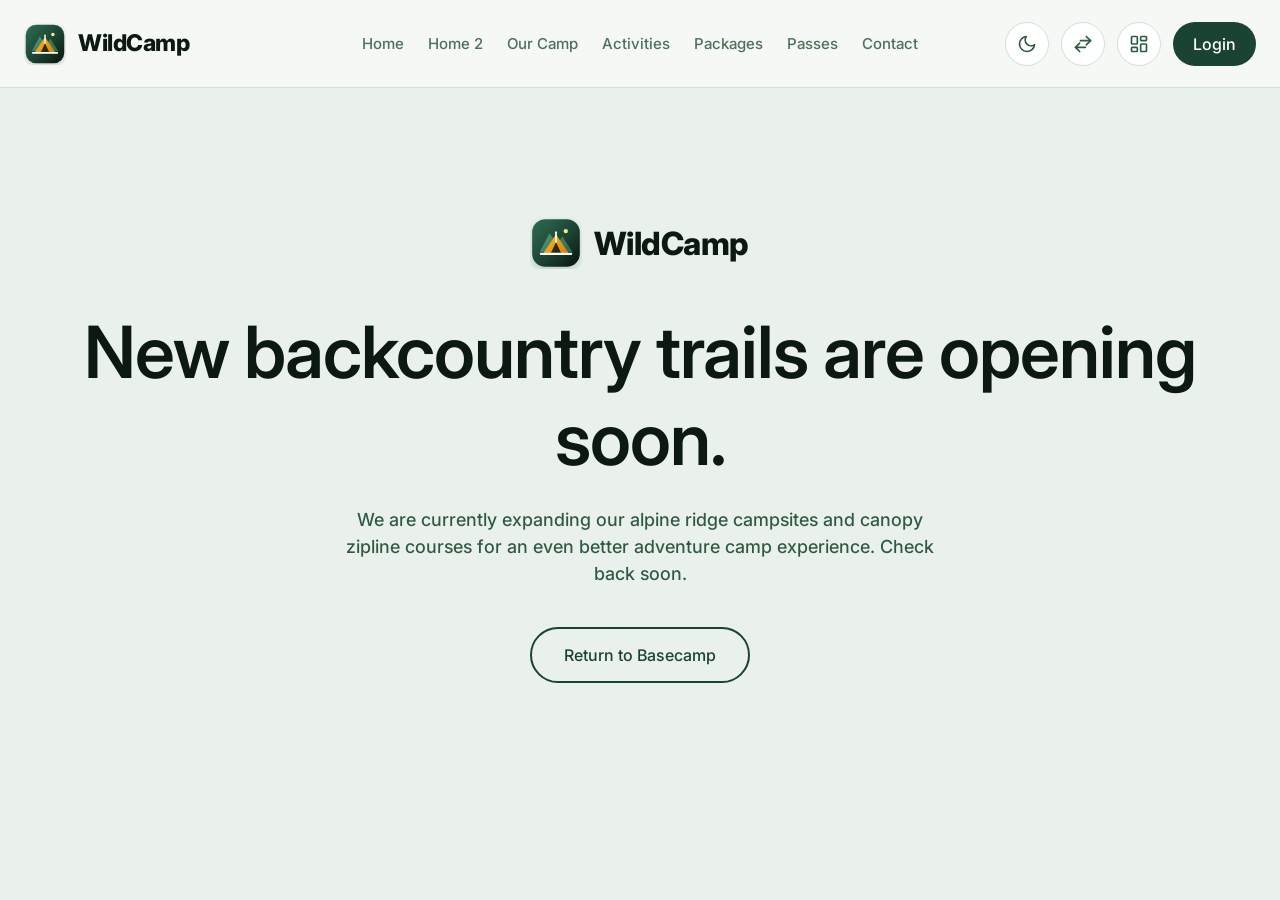
<file: coming-soon.html>
<!DOCTYPE html>
<html lang="en">
<head>
    <meta charset="UTF-8">
    <meta name="viewport" content="width=device-width, initial-scale=1.0">
    <title>New Trails Coming Soon | WildCamp</title>
    <link rel="icon" type="image/svg+xml" href="assets/images/favicon.svg">
    <link rel="stylesheet" href="assets/css/style.css">
    <link rel="stylesheet" href="assets/css/dark-mode.css">
    <link rel="stylesheet" href="assets/css/rtl.css">
    <style>
        .coming-soon-page {
            min-height: 100vh;
            display: flex;
            align-items: center;
            justify-content: center;
            text-align: center;
            background: var(--secondary-bg);
        }
    </style>
</head>
<body>

    <nav class="navbar">
        <div class="container">
            <a href="index.html" class="nav-brand">
                <img src="assets/images/logo.svg" alt="WildCamp Logo" class="nav-brand-img">
                <span>WildCamp<span class="brand-accent"></span></span>
            </a>
            <ul class="nav-links">
                <li><a href="index.html">Home</a></li>
                <li><a href="home-2.html">Home 2</a></li>
                <li><a href="about.html">Our Camp</a></li>
                <li><a href="courses.html">Activities</a></li>
                <li><a href="study-packages.html">Packages</a></li>
                <li><a href="pricing.html">Passes</a></li>
                <li><a href="contact.html">Contact</a></li>
            </ul>
            <div class="nav-actions">
                <button id="themeToggle" class="action-icon" aria-label="Toggle Dark Mode" title="Toggle Dark Mode"><svg width="20" height="20" viewBox="0 0 24 24" fill="none" stroke="currentColor" stroke-width="2" stroke-linecap="round" stroke-linejoin="round" style="vertical-align: middle;"><path d="M21 12.79A9 9 0 1 1 11.21 3 7 7 0 0 0 21 12.79z"/></svg></button>
                <button id="rtlToggle" class="action-icon" aria-label="Toggle RTL" title="Toggle RTL"><svg width="20" height="20" viewBox="0 0 24 24" fill="none" stroke="currentColor" stroke-width="2" stroke-linecap="round" stroke-linejoin="round" style="vertical-align: middle;"><polyline points="16 3 21 8 16 13"/><line x1="21" y1="8" x2="9" y2="8"/><polyline points="8 21 3 16 8 11"/><line x1="3" y1="16" x2="15" y2="16"/></svg></button>
                <a href="dashboard.html" class="action-icon" aria-label="Dashboard" title="Dashboard">
                    <svg width="20" height="20" viewBox="0 0 24 24" fill="none" stroke="currentColor" stroke-width="2" stroke-linecap="round" stroke-linejoin="round"><rect width="7" height="9" x="3" y="3" rx="1"/><rect width="7" height="5" x="14" y="3" rx="1"/><rect width="7" height="9" x="14" y="12" rx="1"/><rect width="7" height="5" x="3" y="16" rx="1"/></svg>
                </a>
                <a href="login.html" class="btn btn-primary" style="height: 44px; padding: 0 20px;">Login</a>
                <button class="mobile-menu-toggle action-icon" aria-label="Toggle Menu">☰</button>
            </div>
        </div>
    </nav>

    <div class="coming-soon-page">
        <div class="container fade-up">
            <a href="index.html" class="nav-brand" style="justify-content: center; margin-bottom: 40px;">
                <img src="assets/images/logo.svg" alt="WildCamp Logo" class="nav-brand-img" style="height: 52px; width: auto;">
                <span style="font-size: 32px;">WildCamp<span class="brand-accent"></span></span>
            </a>
            <h1 style="margin-bottom: 24px;">New backcountry trails are opening soon.</h1>
            <p class="subheading" style="margin-bottom: 40px; max-width: 600px; margin-left: auto; margin-right: auto;">We are currently expanding our alpine ridge campsites and canopy zipline courses for an even better adventure camp experience. Check back soon.</p>
            <a href="index.html" class="btn btn-secondary">Return to Basecamp</a>
        </div>
    </div>

    <script src="assets/js/main.js"></script>
</body>
</html>
</file>
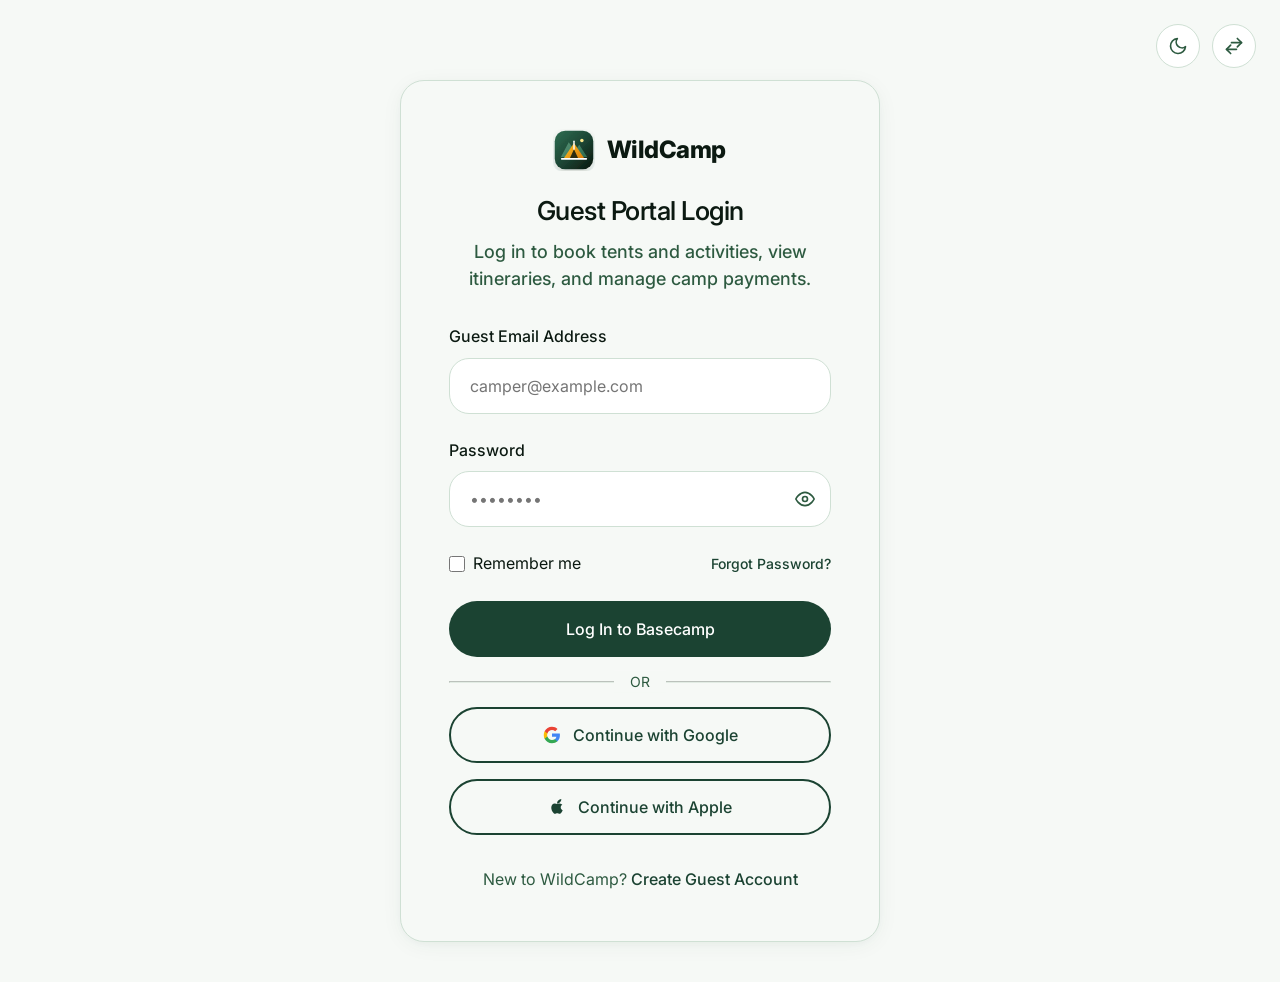
<file: login.html>
<!DOCTYPE html>
<html lang="en">
<head>
    <meta charset="UTF-8">
    <meta name="viewport" content="width=device-width, initial-scale=1.0">
    <title>Guest Login | WildCamp</title>
    <link rel="icon" type="image/svg+xml" href="assets/images/favicon.svg">
    <link rel="stylesheet" href="assets/css/style.css">
    <link rel="stylesheet" href="assets/css/dark-mode.css">
    <link rel="stylesheet" href="assets/css/rtl.css">
    <style>
        .auth-page {
            min-height: 100vh;
            display: flex;
            align-items: center;
            justify-content: center;
            background: var(--primary-bg);
            padding: 40px 16px;
            position: relative;
        }
        .auth-card {
            background: var(--primary-bg);
            padding: 48px;
            border-radius: 24px;
            width: 100%;
            max-width: 480px;
            box-shadow: var(--shadow);
            border: 1px solid var(--border-color);
            margin-top: 40px;
        }
        .auth-card h2 {
            font-size: 26px;
            margin-bottom: 12px;
        }
        .remember-forgot-row {
            display: flex;
            justify-content: space-between;
            align-items: center;
            margin-bottom: 24px;
        }
        .auth-link {
            color: var(--primary-accent);
            font-weight: 500;
            text-decoration: none;
            transition: color 0.2s ease;
        }
        .auth-link:hover {
            color: var(--highlight-accent);
        }
        @media (max-width: 480px) {
            .auth-card {
                padding: 32px 20px;
                margin-top: 60px;
            }
            .remember-forgot-row {
                flex-direction: row;
                align-items: center;
                gap: 8px;
            }
            .remember-forgot-row label, .remember-forgot-row a {
                font-size: 13px !important;
            }
            .fixed-toggles {
                top: 16px !important;
                right: 16px !important;
            }
        }
    </style>
</head>
<body>

    <div class="auth-page">
        <div class="fixed-toggles" style="position: absolute; top: 24px; right: 24px; display: flex; gap: 12px; z-index: 1000;">
            <button id="themeToggle" class="action-icon" aria-label="Toggle Dark Mode"><svg width="20" height="20" viewBox="0 0 24 24" fill="none" stroke="currentColor" stroke-width="2" stroke-linecap="round" stroke-linejoin="round" style="vertical-align: middle;"><path d="M21 12.79A9 9 0 1 1 11.21 3 7 7 0 0 0 21 12.79z"/></svg></button>
            <button id="rtlToggle" class="action-icon" aria-label="Toggle RTL"><svg width="20" height="20" viewBox="0 0 24 24" fill="none" stroke="currentColor" stroke-width="2" stroke-linecap="round" stroke-linejoin="round" style="vertical-align: middle;"><polyline points="16 3 21 8 16 13"/><line x1="21" y1="8" x2="9" y2="8"/><polyline points="8 21 3 16 8 11"/><line x1="3" y1="16" x2="15" y2="16"/></svg></button>
        </div>
        <div class="auth-card fade-up">
            <div class="text-center mb-4">
                <a href="index.html" class="nav-brand" style="justify-content: center; margin-bottom: 24px;">
                    <img src="assets/images/logo.svg" alt="WildCamp Logo" class="nav-brand-img">
                    <span style="font-size: 24px;">WildCamp<span class="brand-accent"></span></span>
                </a>
                <h2>Guest Portal Login</h2>
                <p class="subheading" style="margin-bottom: 0;">Log in to book tents and activities, view itineraries, and manage camp payments.</p>
            </div>
            
            <form action="dashboard.html">
                <div class="form-group">
                    <label>Guest Email Address</label>
                    <input type="email" class="form-control" placeholder="camper@example.com" required>
                </div>
                <div class="form-group">
                    <label>Password</label>
                    <div style="position: relative;">
                        <input type="password" class="form-control" id="passwordInput" placeholder="••••••••" required style="padding-right: 48px; width: 100%;">
                        <button type="button" onclick="var p=document.getElementById('passwordInput'); p.type = (p.type === 'password') ? 'text' : 'password';" style="position: absolute; right: 16px; top: 50%; transform: translateY(-50%); background: none; border: none; cursor: pointer; color: var(--text-secondary); display: flex; align-items: center; justify-content: center; padding: 0; z-index: 10;">
                            <svg width="20" height="20" fill="none" stroke="currentColor" stroke-width="2" stroke-linecap="round" stroke-linejoin="round" viewBox="0 0 24 24"><path d="M1 12s4-8 11-8 11 8 11 8-4 8-11 8-11-8-11-8z"/><circle cx="12" cy="12" r="3"/></svg>
                        </button>
                    </div>
                </div>
                
                <div class="form-group remember-forgot-row">
                    <label style="display: flex; align-items: center; gap: 8px; margin: 0; font-weight: 400; cursor: pointer;">
                        <input type="checkbox" style="width: 16px; height: 16px; accent-color: var(--primary-accent);">
                        Remember me
                    </label>
                    <a href="#" class="auth-link" style="font-size: 14px;">Forgot Password?</a>
                </div>

                <button type="submit" class="btn btn-primary" style="width: 100%; margin-bottom: 24px;">Log In to Basecamp</button>
                
                <div style="text-align: center; position: relative; margin-bottom: 24px;">
                    <hr style="border-color: var(--border-color); opacity: 0.5;">
                    <span style="position: absolute; top: 50%; left: 50%; transform: translate(-50%, -50%); background: var(--primary-bg); padding: 0 16px; color: var(--text-secondary); font-size: 14px;">OR</span>
                </div>
                
                <button type="button" class="btn btn-secondary" style="width: 100%; margin-bottom: 16px; display: flex; gap: 12px; justify-content: center; align-items: center;">
                    <svg width="18" height="18" viewBox="0 0 24 24" xmlns="http://www.w3.org/2000/svg">
                      <path d="M22.56 12.25c0-.78-.07-1.53-.2-2.25H12v4.26h5.92c-.26 1.37-1.04 2.53-2.21 3.31v2.77h3.57c2.08-1.92 3.28-4.74 3.28-8.09z" fill="#4285F4"/>
                      <path d="M12 23c2.97 0 5.46-.98 7.28-2.66l-3.57-2.77c-.98.66-2.23 1.06-3.71 1.06-2.86 0-5.29-1.93-6.16-4.53H2.18v2.84C3.99 20.53 7.7 23 12 23z" fill="#34A853"/>
                      <path d="M5.84 14.09c-.22-.66-.35-1.36-.35-2.09s.13-1.43.35-2.09V7.07H2.18C1.43 8.55 1 10.22 1 12s.43 3.45 1.18 4.93l2.85-2.22.81-.62z" fill="#FBBC05"/>
                      <path d="M12 5.38c1.62 0 3.06.56 4.21 1.64l3.15-3.15C17.45 2.09 14.97 1 12 1 7.7 1 3.99 3.47 2.18 7.07l3.66 2.84c.87-2.6 3.3-4.53 6.16-4.53z" fill="#EA4335"/>
                    </svg>
                    Continue with Google
                </button>
                <button type="button" class="btn btn-secondary" style="width: 100%; display: flex; gap: 12px; justify-content: center; align-items: center;">
                    <svg width="18" height="18" viewBox="0 0 24 24" fill="currentColor" xmlns="http://www.w3.org/2000/svg">
                      <path d="M17.05 20.28c-.98.95-2.05.88-3.08.4-1.09-.5-2.08-.48-3.24 0-1.44.62-2.2.44-3.06-.35C2.79 15.25 3.51 7.59 9.05 7.31c1.35.07 2.29.74 3.08.8 1.18-.24 2.31-.93 3.57-.84 1.51.15 2.65.72 3.4 1.8-3.12 1.87-2.65 5.92.48 7.18-.74 1.8-1.58 3.5-2.53 4.03zM12.03 7.25c-.15-3.22 2.6-5.83 5.67-6.05.33 3.26-2.82 5.95-5.67 6.05z"/>
                    </svg>
                    Continue with Apple
                </button>
                
                <p class="text-center mt-4" style="color: var(--text-secondary);">
                    New to WildCamp? <a href="register.html" class="auth-link">Create Guest Account</a>
                </p>
            </form>
        </div>
    </div>

    <script src="assets/js/main.js"></script>
</body>
</html>
</file>
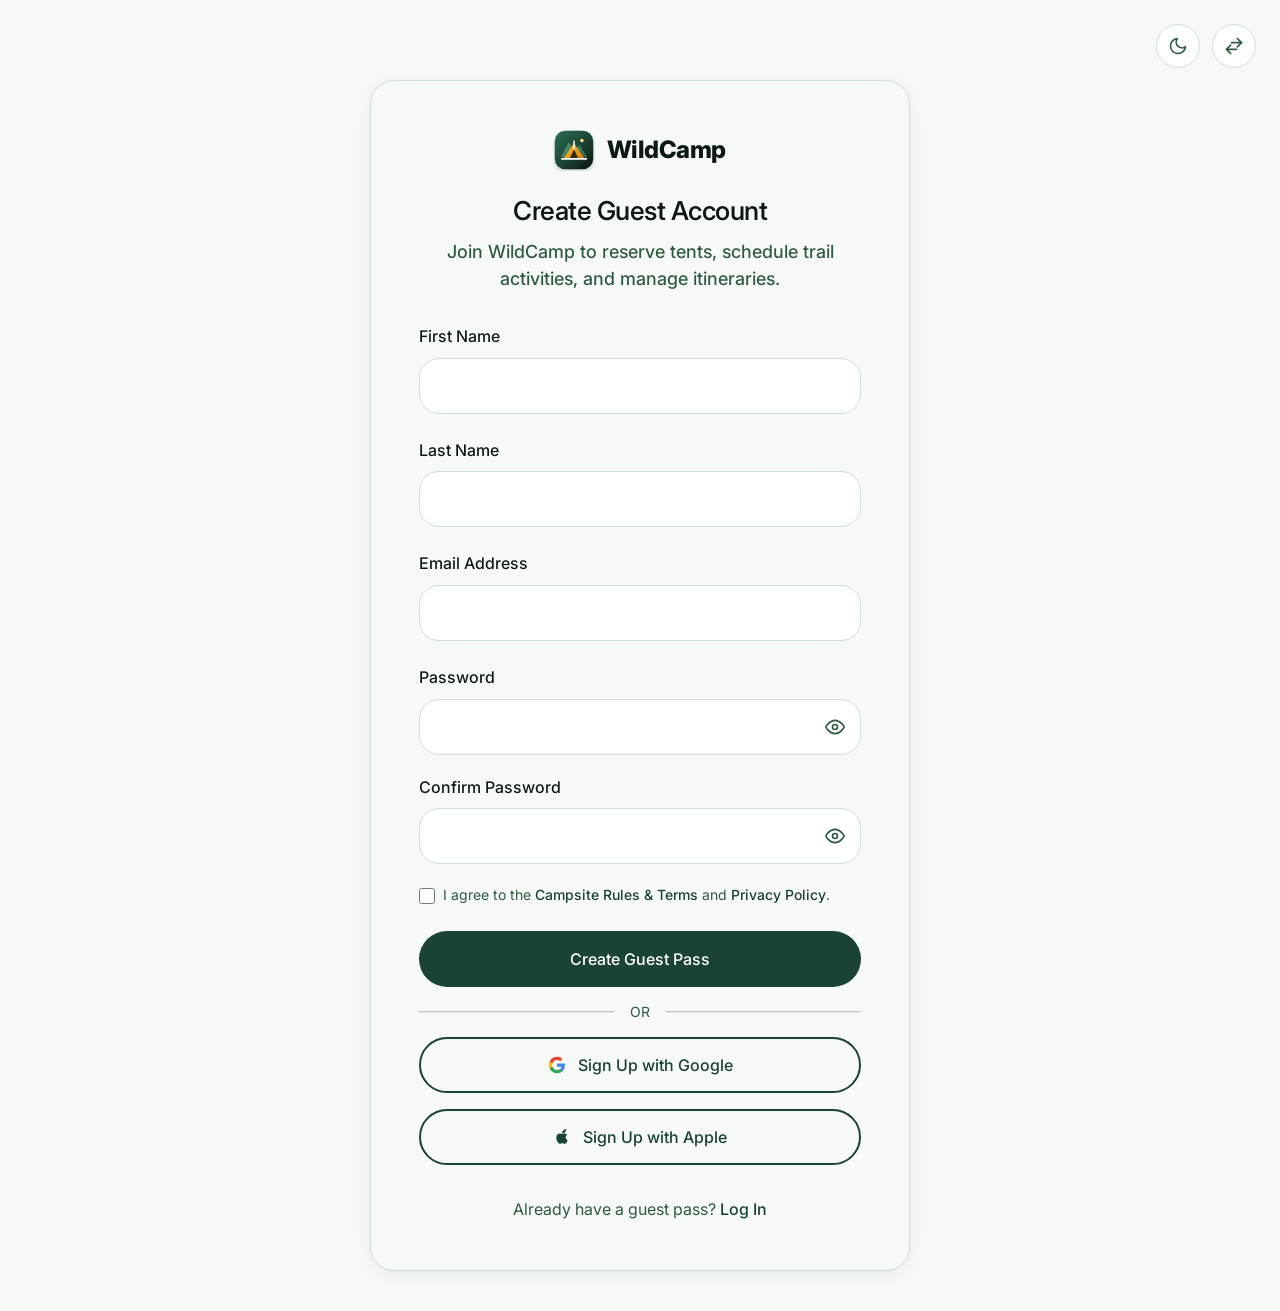
<file: register.html>
<!DOCTYPE html>
<html lang="en">
<head>
    <meta charset="UTF-8">
    <meta name="viewport" content="width=device-width, initial-scale=1.0">
    <title>Guest Registration | WildCamp</title>
    <link rel="icon" type="image/svg+xml" href="assets/images/favicon.svg">
    <link rel="stylesheet" href="assets/css/style.css">
    <link rel="stylesheet" href="assets/css/dark-mode.css">
    <link rel="stylesheet" href="assets/css/rtl.css">
    <style>
        .auth-page {
            min-height: 100vh;
            display: flex;
            align-items: center;
            justify-content: center;
            background: var(--primary-bg);
            padding: 40px 16px;
            position: relative;
        }
        .auth-card {
            background: var(--primary-bg);
            padding: 48px;
            border-radius: 24px;
            width: 100%;
            max-width: 540px;
            box-shadow: var(--shadow);
            border: 1px solid var(--border-color);
            margin-top: 40px;
        }
        .auth-card h2 {
            font-size: 26px;
            margin-bottom: 12px;
        }
        .auth-link {
            color: var(--primary-accent);
            font-weight: 500;
            text-decoration: none;
            transition: color 0.2s ease;
        }
        .auth-link:hover {
            color: var(--highlight-accent);
        }
        @media (max-width: 480px) {
            .auth-card {
                padding: 32px 20px;
                margin-top: 60px;
            }
            .fixed-toggles {
                top: 16px !important;
                right: 16px !important;
            }
        }
    </style>
</head>
<body>

    <div class="auth-page">
        <div class="fixed-toggles" style="position: absolute; top: 24px; right: 24px; display: flex; gap: 12px; z-index: 1000;">
            <button id="themeToggle" class="action-icon" aria-label="Toggle Dark Mode"><svg width="20" height="20" viewBox="0 0 24 24" fill="none" stroke="currentColor" stroke-width="2" stroke-linecap="round" stroke-linejoin="round" style="vertical-align: middle;"><path d="M21 12.79A9 9 0 1 1 11.21 3 7 7 0 0 0 21 12.79z"/></svg></button>
            <button id="rtlToggle" class="action-icon" aria-label="Toggle RTL"><svg width="20" height="20" viewBox="0 0 24 24" fill="none" stroke="currentColor" stroke-width="2" stroke-linecap="round" stroke-linejoin="round" style="vertical-align: middle;"><polyline points="16 3 21 8 16 13"/><line x1="21" y1="8" x2="9" y2="8"/><polyline points="8 21 3 16 8 11"/><line x1="3" y1="16" x2="15" y2="16"/></svg></button>
        </div>
        <div class="auth-card fade-up">
            <div class="text-center mb-4">
                <a href="index.html" class="nav-brand" style="justify-content: center; margin-bottom: 24px;">
                    <img src="assets/images/logo.svg" alt="WildCamp Logo" class="nav-brand-img">
                    <span style="font-size: 24px;">WildCamp<span class="brand-accent"></span></span>
                </a>
                <h2>Create Guest Account</h2>
                <p class="subheading" style="margin-bottom: 0;">Join WildCamp to reserve tents, schedule trail activities, and manage itineraries.</p>
            </div>
            
            <form action="dashboard.html">
                <div class="form-group">
                    <label>First Name</label>
                    <input type="text" class="form-control" placeholder="" required>
                </div>
                <div class="form-group">
                    <label>Last Name</label>
                    <input type="text" class="form-control" placeholder="" required>
                </div>
                <div class="form-group">
                    <label>Email Address</label>
                    <input type="email" class="form-control" placeholder="" required>
                </div>
                <div class="form-group" style="position: relative; margin-bottom: 20px;">
                    <label>Password</label>
                    <div style="position: relative;">
                        <input type="password" class="form-control" id="passwordInputReg" placeholder="" required style="padding-right: 48px; width: 100%;">
                        <button type="button" onclick="var p=document.getElementById('passwordInputReg'); p.type = (p.type === 'password') ? 'text' : 'password';" style="position: absolute; right: 16px; top: 50%; transform: translateY(-50%); background: none; border: none; cursor: pointer; color: var(--text-secondary); display: flex; align-items: center; justify-content: center; padding: 0; z-index: 10;">
                            <svg width="20" height="20" fill="none" stroke="currentColor" stroke-width="2" stroke-linecap="round" stroke-linejoin="round" viewBox="0 0 24 24"><path d="M1 12s4-8 11-8 11 8 11 8-4 8-11 8-11-8-11-8z"/><circle cx="12" cy="12" r="3"/></svg>
                        </button>
                    </div>
                </div>
                <div class="form-group" style="position: relative; margin-bottom: 20px;">
                    <label>Confirm Password</label>
                    <div style="position: relative;">
                        <input type="password" class="form-control" id="confirmPasswordInputReg" placeholder="" required style="padding-right: 48px; width: 100%;">
                        <button type="button" onclick="var p=document.getElementById('confirmPasswordInputReg'); p.type = (p.type === 'password') ? 'text' : 'password';" style="position: absolute; right: 16px; top: 50%; transform: translateY(-50%); background: none; border: none; cursor: pointer; color: var(--text-secondary); display: flex; align-items: center; justify-content: center; padding: 0; z-index: 10;">
                            <svg width="20" height="20" fill="none" stroke="currentColor" stroke-width="2" stroke-linecap="round" stroke-linejoin="round" viewBox="0 0 24 24"><path d="M1 12s4-8 11-8 11 8 11 8-4 8-11 8-11-8-11-8z"/><circle cx="12" cy="12" r="3"/></svg>
                        </button>
                    </div>
                </div>
                <div class="form-group" style="margin-bottom: 24px;">
                    <label style="display: flex; align-items: flex-start; gap: 8px; margin: 0; font-weight: 400; cursor: pointer; font-size: 14px;">
                        <input type="checkbox" style="width: 16px; height: 16px; accent-color: var(--primary-accent); margin-top: 4px;" required>
                        <span style="color: var(--text-secondary);">I agree to the <a href="#" class="auth-link">Campsite Rules &amp; Terms</a> and <a href="#" class="auth-link">Privacy Policy</a>.</span>
                    </label>
                </div>
                <button type="submit" class="btn btn-primary" style="width: 100%; margin-bottom: 24px;">Create Guest Pass</button>
                
                <div style="text-align: center; position: relative; margin-bottom: 24px;">
                    <hr style="border-color: var(--border-color); opacity: 0.5;">
                    <span style="position: absolute; top: 50%; left: 50%; transform: translate(-50%, -50%); background: var(--primary-bg); padding: 0 16px; color: var(--text-secondary); font-size: 14px;">OR</span>
                </div>
                
                <button type="button" class="btn btn-secondary" style="width: 100%; margin-bottom: 16px; display: flex; gap: 12px; justify-content: center; align-items: center;">
                    <svg width="18" height="18" viewBox="0 0 24 24" xmlns="http://www.w3.org/2000/svg">
                      <path d="M22.56 12.25c0-.78-.07-1.53-.2-2.25H12v4.26h5.92c-.26 1.37-1.04 2.53-2.21 3.31v2.77h3.57c2.08-1.92 3.28-4.74 3.28-8.09z" fill="#4285F4"/>
                      <path d="M12 23c2.97 0 5.46-.98 7.28-2.66l-3.57-2.77c-.98.66-2.23 1.06-3.71 1.06-2.86 0-5.29-1.93-6.16-4.53H2.18v2.84C3.99 20.53 7.7 23 12 23z" fill="#34A853"/>
                      <path d="M5.84 14.09c-.22-.66-.35-1.36-.35-2.09s.13-1.43.35-2.09V7.07H2.18C1.43 8.55 1 10.22 1 12s.43 3.45 1.18 4.93l2.85-2.22.81-.62z" fill="#FBBC05"/>
                      <path d="M12 5.38c1.62 0 3.06.56 4.21 1.64l3.15-3.15C17.45 2.09 14.97 1 12 1 7.7 1 3.99 3.47 2.18 7.07l3.66 2.84c.87-2.6 3.3-4.53 6.16-4.53z" fill="#EA4335"/>
                    </svg>
                    Sign Up with Google
                </button>
                <button type="button" class="btn btn-secondary" style="width: 100%; display: flex; gap: 12px; justify-content: center; align-items: center;">
                    <svg width="18" height="18" viewBox="0 0 24 24" fill="currentColor" xmlns="http://www.w3.org/2000/svg">
                      <path d="M17.05 20.28c-.98.95-2.05.88-3.08.4-1.09-.5-2.08-.48-3.24 0-1.44.62-2.2.44-3.06-.35C2.79 15.25 3.51 7.59 9.05 7.31c1.35.07 2.29.74 3.08.8 1.18-.24 2.31-.93 3.57-.84 1.51.15 2.65.72 3.4 1.8-3.12 1.87-2.65 5.92.48 7.18-.74 1.8-1.58 3.5-2.53 4.03zM12.03 7.25c-.15-3.22 2.6-5.83 5.67-6.05.33 3.26-2.82 5.95-5.67 6.05z"/>
                    </svg>
                    Sign Up with Apple
                </button>
                
                <p class="text-center mt-4" style="color: var(--text-secondary);">
                    Already have a guest pass? <a href="login.html" class="auth-link">Log In</a>
                </p>
            </form>
        </div>
    </div>

    <script src="assets/js/main.js"></script>
</body>
</html>
</file>
<file: assets/css/style.css>
@import url('https://fonts.googleapis.com/css2?family=Inter:wght@100..900&display=swap');

:root {
    --primary-bg: #F6F9F6;
    --secondary-bg: #EAF1EC;
    --section-alt-bg: #E1ECE4;
    /* Slightly deeper sage-pine for alternating sections */
    --section-accent-bg: #CFE0D4;
    /* Warm woodland sage from the palette for contrast sections */
    --section-warm-bg: #F6F9F6;
    /* Soft pine-tinted off-white for subtle sections */
    --card-bg: #FFFFFF;
    --primary-accent: #1B4332;
    --secondary-accent: #2D6A4F;
    --support-accent: #52B788;
    --highlight-accent: #D97706;
    --text-primary: #0B1911;
    --text-secondary: #2D5A40;
    --border-color: #CFE0D4;

    --font-primary: 'Inter', sans-serif;

    --transition: all 0.4s cubic-bezier(0.16, 1, 0.3, 1);
    --border-radius: 20px;
    --container-max-width: 1280px;
    --shadow: 0 4px 24px -4px rgba(27, 67, 50, 0.07), 0 2px 8px -2px rgba(27, 67, 50, 0.04);
    --shadow-hover: 0 20px 40px -8px rgba(27, 67, 50, 0.14), 0 12px 16px -6px rgba(27, 67, 50, 0.07);
}

* {
    margin: 0;
    padding: 0;
    box-sizing: border-box;
}

html,
body {
    overflow-x: hidden;
    width: 100%;
}

body {
    background-color: var(--primary-bg);
    color: var(--text-primary);
    font-family: var(--font-primary);
    font-weight: 400;
    line-height: 1.6;
    transition: background-color 0.3s ease, color 0.3s ease;
    -webkit-font-smoothing: antialiased;
}

/* Typography System */
h1,
h2,
h3,
h4,
h5,
h6 {
    color: var(--text-primary);
    margin-bottom: 1rem;
    line-height: 1.2;
}

h1 {
    font-size: 72px;
    font-weight: 580;
    letter-spacing: -1px;
}

h2 {
    font-size: 48px;
    font-weight: 540;
    letter-spacing: -0.5px;
}

h3 {
    font-size: 32px;
    font-weight: 520;
}

h4 {
    font-size: 24px;
    font-weight: 500;
}

h5 {
    font-size: 20px;
    font-weight: 500;
}

h6 {
    font-size: 16px;
    font-weight: 500;
}

p,
span,
div {
    font-weight: 400;
}

b,
strong {
    font-weight: 500;
}

.subheading {
    font-weight: 480;
    color: var(--text-secondary);
    font-size: 1.125rem;
    margin-bottom: 1.5rem;
    line-height: 1.5;
}

label {
    font-weight: 480;
    color: var(--text-primary);
    display: block;
    margin-bottom: 8px;
}

.caption,
small {
    font-size: 14px;
    font-weight: 400;
}

/* Responsive Typography */
@media (max-width: 1024px) {
    h1 {
        font-size: 44px;
    }

    h2 {
        font-size: 36px;
    }
}

@media (max-width: 768px) {
    h1 {
        font-size: 34px;
    }

    h2 {
        font-size: 30px;
    }
}

/* Container */
.container {
    width: 100%;
    max-width: var(--container-max-width);
    margin: 0 auto;
    padding: 0 24px;
}

/* CTA Design System */
.btn {
    display: inline-flex;
    align-items: center;
    justify-content: center;
    padding: 0 32px;
    font-family: var(--font-primary);
    font-weight: 500;
    font-size: 16px;
    border-radius: 50px;
    text-decoration: none;
    transition: var(--transition);
    cursor: pointer;
    border: none;
    height: 56px;
    line-height: 1;
    white-space: nowrap;
}

.btn-primary {
    background-color: var(--primary-accent);
    color: #FFFFFF;
}

.btn-primary:hover {
    background-color: var(--secondary-accent);
    transform: translateY(-3px) scale(1.01);
    box-shadow: 0 12px 28px rgba(27, 67, 50, 0.25);
}

.btn-secondary {
    background-color: transparent;
    color: var(--primary-accent);
    border: 2px solid var(--primary-accent);
}

.btn-secondary:hover {
    background: var(--primary-accent) !important;
    color: #FFFFFF !important;
    border-color: var(--primary-accent) !important;
}

.btn-accent {
    background-color: var(--highlight-accent);
    color: var(--text-primary);
}

.btn-accent:hover {
    background-color: #D97706;
    transform: translateY(-3px) scale(1.01);
    box-shadow: 0 12px 28px rgba(245, 158, 11, 0.25);
}

/* Navbar */
.navbar {
    position: fixed;
    top: 0;
    left: 0;
    width: 100%;
    height: 88px;
    z-index: 1000;
    background: rgba(246, 249, 246, 0.88);
    backdrop-filter: blur(16px);
    -webkit-backdrop-filter: blur(16px);
    border-bottom: 1px solid var(--border-color);
    transition: var(--transition);
}

.navbar .container {
    display: flex;
    align-items: center;
    justify-content: space-between;
    height: 100%;
    position: relative;
}

.nav-brand {
    display: flex;
    align-items: center;
    gap: 12px;
    text-decoration: none;
    transition: var(--transition);
}

.nav-brand:hover .nav-brand-icon {
    transform: translateY(-2px) scale(1.05);
    filter: drop-shadow(0 8px 18px rgba(27, 67, 50, 0.25));
}

.nav-brand-icon {
    width: 42px;
    height: 42px;
    display: flex;
    align-items: center;
    justify-content: center;
    transition: all 0.3s cubic-bezier(0.16, 1, 0.3, 1);
}

.nav-brand-img {
    height: 42px;
    width: auto;
    object-fit: contain;
    border-radius: 8px;
    transition: transform 0.3s cubic-bezier(0.16, 1, 0.3, 1);
}

.nav-brand:hover .nav-brand-img {
    transform: translateY(-2px) scale(1.05);
    filter: drop-shadow(0 6px 16px rgba(27, 67, 50, 0.2));
}

.nav-brand-icon svg {
    width: 38px;
    height: 38px;
}

.nav-brand span {
    font-size: 23px;
    font-weight: 800;
    color: var(--text-primary);
    letter-spacing: -0.5px;
    display: inline-flex;
    align-items: center;
}

.nav-brand .brand-accent {
    color: var(--primary-accent);
    font-weight: 800;
    margin-left: 2px;
}

.nav-brand .brand-tag {
    font-size: 10px;
    font-weight: 700;
    text-transform: uppercase;
    letter-spacing: 0.5px;
    background: var(--section-accent-bg);
    color: var(--primary-accent);
    padding: 2px 7px;
    border-radius: 6px;
    margin-left: 8px;
}

.nav-links {
    display: flex;
    align-items: center;
    gap: 24px;
    list-style: none;
    position: absolute;
    left: 50%;
    transform: translateX(-50%);
    white-space: nowrap;
    flex-wrap: nowrap;
}

.nav-links li {
    white-space: nowrap;
    flex-shrink: 0;
}

.nav-links a {
    text-decoration: none;
    color: var(--text-secondary);
    opacity: 0.85;
    font-weight: 500;
    font-size: 15px;
    transition: var(--transition);
    position: relative;
    padding: 6px 0;
    white-space: nowrap;
}

.nav-links a::after {
    content: '';
    position: absolute;
    bottom: 0;
    left: 0;
    width: 0;
    height: 2px;
    background-color: var(--secondary-accent);
    transition: var(--transition);
}

.nav-links a:hover,
.nav-links a.active {
    color: var(--secondary-accent);
    opacity: 1;
}

.nav-links a:hover::after,
.nav-links a.active::after {
    width: 100%;
}

.nav-actions {
    display: flex;
    align-items: center;
    gap: 12px;
    flex-wrap: nowrap;
    flex-shrink: 0;
    white-space: nowrap;
}

.action-icon {
    background: none;
    border: none;
    color: var(--text-secondary);
    cursor: pointer;
    font-size: 20px;
    width: 44px;
    height: 44px;
    border-radius: 50%;
    display: flex;
    align-items: center;
    justify-content: center;
    transition: var(--transition);
    background-color: var(--card-bg);
    border: 1px solid var(--border-color);
    flex-shrink: 0;
}

.action-icon:hover {
    color: var(--primary-accent);
    border-color: var(--primary-accent);
}

.nav-menu {
    display: flex;
    align-items: center;
    justify-content: flex-end;
    flex-grow: 1;
    flex-wrap: nowrap;
    min-width: 0;
}

.mobile-close-btn {
    display: none;
}

.mobile-menu-toggle {
    display: none;
}

/* === Large Tablet / Small Laptop Navbar: Keep menus and buttons in single horizontal row === */
@media (max-width: 1180px) and (min-width: 1025px) {

    /* Keep hamburger hidden — navbar stays full horizontal */
    .mobile-menu-toggle {
        display: none !important;
    }

    .navbar .container {
        display: flex !important;
        align-items: center !important;
        justify-content: space-between !important;
        flex-wrap: nowrap !important;
        gap: 12px !important;
        padding: 0 20px !important;
    }

    .nav-brand {
        flex-shrink: 0 !important;
        gap: 8px !important;
    }

    .nav-brand-img {
        height: 36px !important;
    }

    .nav-brand span {
        font-size: 18px !important;
        white-space: nowrap !important;
    }

    .nav-menu {
        display: flex !important;
        flex-direction: row !important;
        align-items: center !important;
        justify-content: space-between !important;
        flex: 1 1 auto !important;
        min-width: 0 !important;
        flex-wrap: nowrap !important;
    }

    /* Keep nav-links in single row without overlapping brand or actions */
    .nav-links {
        position: static !important;
        left: auto !important;
        transform: none !important;
        display: flex !important;
        flex-direction: row !important;
        flex-wrap: nowrap !important;
        white-space: nowrap !important;
        gap: 14px !important;
        align-items: center !important;
        margin: 0 auto !important;
        width: auto !important;
    }

    .nav-links li {
        white-space: nowrap !important;
        flex-shrink: 0 !important;
    }

    .nav-links a {
        font-size: 13.5px !important;
        white-space: nowrap !important;
        padding: 4px 0 !important;
    }

    /* Compact action icons & Login button in single row */
    .nav-actions {
        display: flex !important;
        flex-direction: row !important;
        flex-wrap: nowrap !important;
        align-items: center !important;
        gap: 8px !important;
        width: auto !important;
        flex-shrink: 0 !important;
    }

    .nav-actions .action-icon {
        width: 36px !important;
        height: 36px !important;
        font-size: 16px !important;
        flex-shrink: 0 !important;
    }

    .nav-actions .btn {
        height: 36px !important;
        padding: 0 16px !important;
        font-size: 13.5px !important;
        white-space: nowrap !important;
        flex-shrink: 0 !important;
    }
}

/* 1024px and below: Hamburger mobile menu */
@media (max-width: 1024px) {
    .mobile-menu-toggle {
        display: flex;
    }

    .nav-menu {
        position: fixed;
        top: 0;
        right: 0;
        transform: translateX(100%);
        width: max-content;
        height: 100vh;
        background-color: var(--card-bg);
        flex-direction: column;
        justify-content: flex-start;
        align-items: flex-start;
        padding: 80px 40px 40px;
        margin-left: 0;
        box-shadow: -10px 0 30px rgba(0, 0, 0, 0.1);
        transition: transform 0.3s ease-in-out;
        z-index: 1001;
        overflow-y: auto;
    }

    .nav-menu.active {
        transform: translateX(0);
    }

    .mobile-close-btn {
        display: block;
        position: absolute;
        top: 24px;
        right: 24px;
        background: none;
        border: none;
        font-size: 24px;
        color: var(--text-primary);
        cursor: pointer;
    }

    .nav-links {
        position: relative;
        left: auto;
        transform: none;
        flex-direction: column;
        width: 100%;
        gap: 20px;
        margin-bottom: 32px;
        align-items: flex-start;
    }

    .nav-links a {
        padding-left: 12px !important;
        border-left: 2px solid transparent;
        transition: var(--transition);
        width: 100%;
    }

    .nav-links a:hover,
    .nav-links a.active {
        border-left-color: var(--secondary-accent) !important;
        padding-left: 16px !important;
    }

    .nav-links a::after {
        display: none !important;
    }

    .nav-actions {
        display: grid;
        grid-template-columns: max-content max-content max-content;
        width: 100%;
        gap: 16px;
        align-items: center;
    }

    .nav-actions .btn {
        grid-column: 1 / -1;
        width: 100%;
    }
}

/* Base Sections */
section {
    padding: 100px 0;
    position: relative;
}

section.bg-secondary {
    background-color: var(--secondary-bg);
}

.section-header {
    text-align: center;
    max-width: 760px;
    margin: 0 auto 64px;
}

/* Generic Cards */
.card {
    background-color: var(--card-bg);
    border-radius: var(--border-radius);
    padding: 28px;
    border: 1px solid var(--border-color);
    transition: var(--transition);
    height: 100%;
    display: flex;
    flex-direction: column;
}

.card:hover {
    box-shadow: var(--shadow-hover);
    transform: translateY(-8px);
    border-color: transparent;
}

.card-icon {
    width: 64px;
    height: 64px;
    background-color: var(--secondary-bg);
    border-radius: 16px;
    display: flex;
    align-items: center;
    justify-content: center;
    margin-bottom: 24px;
    color: var(--primary-accent);
    font-size: 28px;
}

.card-title {
    font-size: 24px;
    font-weight: 500;
    margin-bottom: 16px;
    color: var(--text-primary);
    min-height: 58px;
}

.card-text {
    color: var(--text-secondary);
    margin-bottom: 32px;
    flex-grow: 1;
    line-height: 1.7;
}

section:not(.dashboard-section) .card .btn,
section:not(.dashboard-section) .card .btn-secondary {
    align-self: flex-start;
    margin-top: auto;
}

/* Layout Utilities */
.grid-2 {
    display: grid;
    grid-template-columns: repeat(2, 1fr);
    gap: 20px;
}

.grid-3 {
    display: grid;
    grid-template-columns: repeat(3, 1fr);
    gap: 20px;
}

.grid-4 {
    display: grid;
    grid-template-columns: repeat(4, 1fr);
    gap: 20px;
}

/* Table Utilities */
.table-responsive {
    width: 100%;
    overflow-x: auto;
    -webkit-overflow-scrolling: touch;
}

@media (max-width: 992px) {
    .grid-4 {
        grid-template-columns: repeat(2, 1fr);
    }

    .grid-3 {
        grid-template-columns: repeat(2, 1fr);
    }

    /* Center the last odd child (e.g. 3rd card) in a 2-column grid */
    .grid-3>div:last-child:nth-child(odd) {
        grid-column: 1 / -1;
        justify-self: center;
        width: calc(50% - 20px);
    }

    section:not(.dashboard-section) .card .btn,
    section:not(.dashboard-section) .card .btn-secondary {
        align-self: center;
        width: 100%;
        display: flex;
        justify-content: center;
    }

    .tab-stack {
        display: flex !important;
        flex-direction: column;
    }

    .tab-stack.image-first {
        flex-direction: column-reverse;
    }
}

@media (max-width: 768px) {
    section {
        padding: 60px 0;
    }
}

@media (max-width: 640px) {

    .grid-3,
    .grid-4 {
        grid-template-columns: 1fr;
    }

    .grid-2 {
        grid-template-columns: 1fr;
    }

    /* Reset centering on mobile */
    .grid-3>div:last-child:nth-child(odd) {
        grid-column: auto;
        justify-self: stretch;
        width: 100%;
    }
}

/* Helper Utilities */
.text-center {
    text-align: center;
}

.mt-1 {
    margin-top: 8px;
}

.mt-2 {
    margin-top: 16px;
}

.mt-3 {
    margin-top: 24px;
}

.mt-4 {
    margin-top: 32px;
}

.mt-5 {
    margin-top: 48px;
}

.mb-1 {
    margin-bottom: 8px;
}

.mb-2 {
    margin-bottom: 16px;
}

.mb-3 {
    margin-bottom: 24px;
}

.mb-4 {
    margin-bottom: 32px;
}

.mb-5 {
    margin-bottom: 48px;
}

/* Images */
img {
    max-width: 100%;
    height: auto;
    border-radius: var(--border-radius);
    display: block;
}

.img-cover {
    width: 100%;
    height: 100%;
    object-fit: cover;
}

/* Badge */
.badge {
    display: inline-flex;
    padding: 6px 16px;
    background-color: var(--support-accent);
    color: #fff;
    border-radius: 50px;
    font-size: 14px;
    font-weight: 500;
    margin-bottom: 24px;
}

/* Form Styles */
.form-group {
    margin-bottom: 24px;
}

.form-control {
    width: 100%;
    height: 56px;
    padding: 0 20px;
    border: 1px solid var(--border-color);
    border-radius: var(--border-radius);
    background-color: var(--card-bg);
    color: var(--text-primary);
    font-family: var(--font-primary);
    font-size: 16px;
    transition: var(--transition);
}

.form-control:focus {
    outline: none;
    border-color: var(--primary-accent);
    box-shadow: 0 0 0 4px rgba(59, 126, 161, 0.1);
}

textarea.form-control {
    height: auto;
    padding: 20px;
    resize: none;
}

select.form-control {
    appearance: none;
    -webkit-appearance: none;
    -moz-appearance: none;
    background-image: url("data:image/svg+xml;charset=UTF-8,%3csvg xmlns='http://www.w3.org/2000/svg' viewBox='0 0 24 24' fill='none' stroke='%2394A3B8' stroke-width='2' stroke-linecap='round' stroke-linejoin='round'%3e%3cpolyline points='6 9 12 15 18 9'%3e%3c/polyline%3e%3c/svg%3e");
    background-repeat: no-repeat;
    background-position: right 20px center;
    background-size: 16px;
    padding-right: 48px;
}

/* Premium Hero Section */
.hero-premium {
    position: relative;
    overflow: hidden;
    min-height: 100vh;
    height: auto;
    display: flex;
    align-items: center;
    background-color: var(--primary-bg);
    padding-top: 88px;
    padding-bottom: 60px;
    border-bottom: 1px solid var(--border-color);
}

.hero-premium::before {
    content: '';
    position: absolute;
    top: -20%;
    left: -10%;
    width: 70%;
    height: 70%;
    background: radial-gradient(circle, rgba(45, 106, 79, 0.12) 0%, transparent 70%);
    z-index: 0;
    pointer-events: none;
}

.hero-premium .container {
    position: relative;
    z-index: 2;
}

.hero-premium-grid {
    display: flex;
    flex-direction: column;
    align-items: center;
    text-align: center;
    gap: 60px;
    padding-top: 60px;
}

/* === 1024px: Hero height (slightly increased) === */
@media (max-width: 1024px) and (min-width: 769px) {
    .hero-premium {
        min-height: 70vh;
        padding-top: 130px;
        padding-bottom: 80px;
    }

    .hero-premium-grid {
        padding-top: 20px;
        gap: 40px;
    }

    .hero-premium-visual {
        height: 420px;
        max-width: 760px;
    }

    .hero-premium h1 {
        font-size: clamp(36px, 4.5vw, 56px);
    }
}

/* Smaller breakpoints — centering is already handled by default flex-column */
@media (max-width: 992px) {
    .hero-premium-grid {
        gap: 48px;
    }

    .hero-premium-visual {
        max-width: 600px;
    }
}

.hero-premium-content {
    max-width: 760px;
    width: 100%;
    text-align: center;
    display: flex;
    flex-direction: column;
    align-items: center;
}

.badge-premium {
    display: inline-flex;
    align-items: center;
    gap: 8px;
    padding: 8px 16px;
    background: rgba(27, 67, 50, 0.08);
    border: 1px solid rgba(27, 67, 50, 0.18);
    border-radius: 50px;
    color: var(--primary-accent);
    font-size: 14px;
    font-weight: 600;
    margin-bottom: 32px;
}

.badge-pulse {
    width: 8px;
    height: 8px;
    background-color: var(--highlight-accent);
    border-radius: 50%;
    animation: pulseGlow 2s infinite;
}

@keyframes pulseGlow {
    0% {
        box-shadow: 0 0 0 0 rgba(243, 156, 18, 0.7);
    }

    70% {
        box-shadow: 0 0 0 6px rgba(243, 156, 18, 0);
    }

    100% {
        box-shadow: 0 0 0 0 rgba(243, 156, 18, 0);
    }
}

.hero-premium h1 {
    font-size: clamp(40px, 5vw, 64px);
    line-height: 1.15;
    margin-bottom: 24px;
    letter-spacing: -0.02em;
}

.text-highlight {
    color: transparent;
    background: linear-gradient(120deg, var(--primary-accent), var(--support-accent));
    -webkit-background-clip: text;
    background-clip: text;
    display: inline-block;
}

.hero-has-bg .text-highlight,
.page-hero .text-highlight {
    background: linear-gradient(120deg, #74C69D, #FDE68A) !important;
    -webkit-background-clip: text !important;
    background-clip: text !important;
    -webkit-text-fill-color: transparent !important;
    color: transparent !important;
}

.hero-premium .subheading {
    font-size: 20px;
    color: var(--text-secondary);
    margin-bottom: 40px;
    max-width: 560px;
    text-align: center;
}

.hero-premium-actions {
    display: flex;
    gap: 16px;
    align-items: center;
    justify-content: center;
    flex-wrap: wrap;
    margin-bottom: 48px;
}

.btn-glass {
    background: rgba(255, 255, 255, 0.18) !important;
    border: 1px solid rgba(255, 255, 255, 0.35) !important;
    color: #FFFFFF !important;
    font-weight: 600 !important;
    backdrop-filter: blur(12px);
    -webkit-backdrop-filter: blur(12px);
    text-shadow: 0 1px 4px rgba(0, 0, 0, 0.4);
    box-shadow: 0 4px 15px rgba(0, 0, 0, 0.15);
}

[data-theme="dark"] .btn-glass {
    background: rgba(255, 255, 255, 0.15) !important;
    border: 1px solid rgba(255, 255, 255, 0.30) !important;
    color: #FFFFFF !important;
}

.btn-glass:hover {
    background: var(--primary-accent) !important;
    color: #FFFFFF !important;
    border-color: var(--primary-accent) !important;
}

[data-theme="dark"] .btn-glass:hover {
    background: var(--primary-accent) !important;
    color: #FFFFFF !important;
    border-color: var(--primary-accent) !important;
}

.social-proof {
    display: flex;
    align-items: center;
    gap: 16px;
    padding-top: 32px;
    border-top: 1px solid var(--border-color);
}

.avatar-group {
    display: flex;
}

.avatar-group img {
    width: 32px;
    height: 32px;
    border-radius: 50%;
    border: 2px solid var(--primary-bg);
    margin-left: -10px;
}

.avatar-group img:first-child {
    margin-left: 0;
}

.hero-premium-visual {
    position: relative;
    width: 100%;
    max-width: 960px;
    height: 520px;
    perspective: 1000px;
}

.hero-image-card {
    position: absolute;
    inset: 20px;
    border-radius: 32px;
    overflow: hidden;
    box-shadow: 0 30px 60px rgba(0, 0, 0, 0.3);
    z-index: 2;
    transform: rotateY(-5deg) rotateX(5deg);
    transition: transform 0.8s cubic-bezier(0.2, 0.8, 0.2, 1);
}

.hero-premium-visual:hover .hero-image-card {
    transform: rotateY(0deg) rotateX(0deg);
}

.glass-panel-bg {
    position: absolute;
    inset: 0;
    background: rgba(255, 255, 255, 0.03);
    border: 1px solid rgba(255, 255, 255, 0.1);
    border-radius: 32px;
    backdrop-filter: blur(20px);
    z-index: 1;
    transform: translate(20px, 20px) rotate(-3deg);
}

[data-theme="light"] .glass-panel-bg {
    background: rgba(0, 0, 0, 0.03);
    border: 1px solid rgba(0, 0, 0, 0.05);
}

.floating-stat-card {
    position: absolute;
    background: var(--card-bg);
    padding: 16px 24px;
    border-radius: 16px;
    border: 1px solid var(--border-color);
    box-shadow: 0 20px 40px rgba(0, 0, 0, 0.15);
    z-index: 3;
    display: flex;
    align-items: center;
    gap: 12px;
    animation: floatAnim 6s ease-in-out infinite;
    backdrop-filter: blur(10px);
}

.stat-1 {
    top: 40px;
    right: -20px;
    animation-delay: 0s;
}

.stat-2 {
    bottom: 60px;
    left: -20px;
    animation-delay: -2s;
}

.stat-3 {
    bottom: 180px;
    right: -30px;
    animation-delay: -4s;
}

@keyframes floatAnim {

    0%,
    100% {
        transform: translateY(0);
    }

    50% {
        transform: translateY(-15px);
    }
}

.stat-icon {
    width: 40px;
    height: 40px;
    border-radius: 12px;
    background: rgba(29, 78, 216, 0.08);
    color: var(--primary-accent);
    display: flex;
    align-items: center;
    justify-content: center;
    font-size: 20px;
}

/* Hero Section 2 */
.hero-2 {
    padding: 180px 0 120px;
    text-align: center;
    position: relative;
    background-color: var(--secondary-bg);
}

.timeline-container {
    margin-top: 60px;
    position: relative;
}

/* Dashboard Specific Styles */
.dashboard-layout {
    display: flex;
    min-height: 100vh;
    padding-top: 88px;
    /* Navbar height */
}

.dashboard-sidebar {
    width: 280px;
    background-color: var(--card-bg);
    border-right: 1px solid var(--border-color);
    padding: 32px 0;
    position: fixed;
    height: calc(100vh - 88px);
    overflow-y: auto;
}

.dashboard-nav {
    list-style: none;
}

.dashboard-nav li a {
    display: flex;
    align-items: center;
    gap: 16px;
    padding: 16px 32px;
    color: var(--text-secondary);
    text-decoration: none;
    font-weight: 500;
    transition: var(--transition);
    border-left: 4px solid transparent;
}

.dashboard-nav li a:hover,
.dashboard-nav li a.active {
    background-color: var(--secondary-bg);
    color: var(--primary-accent);
    border-left-color: var(--primary-accent);
}

.dashboard-main-area {
    flex: 1;
    min-width: 0;
}

.dashboard-content {
    flex: 1;
    margin-left: 280px;
    padding: 48px;
    background-color: var(--primary-bg);
    min-height: calc(100vh - 88px);
    min-width: 0;
}

.dashboard-section {
    display: none;
    animation: fadeIn 0.4s ease;
}

.dashboard-section.active {
    display: block;
}

/* Chat Layout Fixes */
.chat-wrapper {
    display: flex;
    flex-direction: column;
}

.chat-container {
    flex-direction: row !important;
    height: calc(100vh - 230px);
    min-height: 500px;
}

.chat-sidebar {
    width: 320px;
    flex-shrink: 0;
    display: flex;
    flex-direction: column;
    overflow: hidden;
}

/* Chat area (right side) must be flex + shrink so messages scroll */
.chat-container>div:last-child {
    flex: 1;
    min-width: 0;
    display: flex;
    flex-direction: column;
    overflow: hidden;
}

/* Premium Chat Input Bar */
.chat-input-bar {
    display: flex;
    align-items: center;
    gap: 10px;
    padding: 14px 20px;
    background: var(--card-bg);
    border-top: 1px solid var(--border-color);
    flex-shrink: 0;
}

.chat-attach-btn {
    width: 40px;
    height: 40px;
    border-radius: 50%;
    border: none;
    background: var(--secondary-bg);
    color: var(--text-secondary);
    font-size: 18px;
    cursor: pointer;
    display: flex;
    align-items: center;
    justify-content: center;
    flex-shrink: 0;
    transition: background 0.2s;
}

.chat-attach-btn:hover {
    background: var(--border-color);
}

.chat-input-field {
    flex: 1;
    height: 44px;
    background: var(--secondary-bg);
    border: 1px solid var(--border-color);
    border-radius: 22px;
    padding: 0 18px;
    font-size: 14px;
    color: var(--text-primary);
    outline: none;
    transition: border-color 0.2s;
    min-width: 0;
}

.chat-input-field:focus {
    border-color: var(--primary-accent);
}

.chat-input-field::placeholder {
    color: var(--text-secondary);
}

.chat-send-btn {
    height: 44px;
    padding: 0 20px;
    background: var(--primary-accent);
    color: #fff;
    border: none;
    border-radius: 22px;
    font-size: 14px;
    font-weight: 500;
    cursor: pointer;
    display: flex;
    align-items: center;
    gap: 8px;
    flex-shrink: 0;
    transition: background 0.2s, transform 0.1s;
}

.chat-send-btn:hover {
    background: #1a40b0;
    transform: scale(1.03);
}

@media (max-width: 992px) {
    .chat-container {
        flex-direction: column !important;
        height: auto !important;
        min-height: unset;
    }

    .chat-sidebar {
        width: 100%;
        border-right: none !important;
        border-bottom: 1px solid var(--border-color);
        /* Remove max-height — show full contacts list */
        max-height: none;
        overflow-y: visible;
        height: auto;
    }

    /* On mobile, give the chat area a fixed height so it scrolls */
    .chat-container>div:last-child {
        height: 60vh;
        min-height: 400px;
        overflow: hidden;
    }

    /* Compact send button on mobile — icon only */
    .chat-send-btn span {
        display: none;
    }

    .chat-send-btn {
        width: 44px;
        height: 44px;
        padding: 0;
        justify-content: center;
        border-radius: 50%;
    }
}

@keyframes fadeIn {
    from {
        opacity: 0;
        transform: translateY(10px);
    }

    to {
        opacity: 1;
        transform: translateY(0);
    }
}

@media (max-width: 1024px) {
    .dashboard-sidebar {
        transform: translateX(-100%);
        transition: transform 0.3s ease;
        z-index: 1002;
        position: fixed !important;
        top: 0 !important;
        left: 0 !important;
        width: 280px !important;
        height: 100vh !important;
        box-shadow: 10px 0 30px rgba(0, 0, 0, 0.2);
    }

    .dashboard-sidebar.open {
        transform: translateX(0) !important;
    }

    .dashboard-main-area {
        margin-left: 0 !important;
        margin-right: 0 !important;
    }

    .dashboard-navbar {
        left: 0 !important;
        right: 0 !important;
        width: 100% !important;
    }

    .dashboard-content {
        margin-left: 0 !important;
        padding: 24px;
    }

    .mobile-only-brand {
        display: flex !important;
    }

    /* Keep dashboard navbar icons on one line */
    .navbar .container .nav-actions {
        flex-wrap: nowrap !important;
    }

    /* Dashboard navbar: always show theme, rtl, profile, hamburger inline */
    .navbar .container[style*="max-width: 100%"] .nav-actions {
        display: flex;
        flex-direction: row;
        flex-wrap: nowrap;
        align-items: center;
        gap: 10px;
        margin-left: auto;
        width: auto;
    }

    /* Show mobile hamburger on dashboard */
    #dashboardMenuToggle {
        display: flex !important;
    }

    /* Hide username text on mobile & tablet to save space */
    .dashboard-username {
        display: none !important;
    }

    /* Tighten dashboard navbar container padding on mobile & tablet */
    .navbar .container[style*="max-width: 100%"] {
        padding: 0 16px !important;
        gap: 8px;
    }

    /* Action-icon size on dashboard */
    .navbar .container[style*="max-width: 100%"] .action-icon {
        width: 36px !important;
        height: 36px !important;
        font-size: 15px !important;
    }

    /* Shrink brand name on dashboard mobile — keep it visible but smaller */
    .navbar .container[style*="max-width: 100%"] .nav-brand span {
        display: inline !important;
        font-size: 20px;
    }

    .navbar .container[style*="max-width: 100%"] .nav-brand-icon {
        width: 30px !important;
        height: 30px !important;
        font-size: 16px !important;
    }

    /* Profile avatar size */
    .navbar .container[style*="max-width: 100%"] img[alt="User"] {
        width: 32px !important;
        height: 32px !important;
    }
}

@media (max-width: 768px) {
    .navbar .container[style*="max-width: 100%"] {
        padding: 0 12px !important;
    }

    .navbar .container[style*="max-width: 100%"] .action-icon {
        width: 34px !important;
        height: 34px !important;
    }
}

/* =========================================================
   SECTION DIFFERENTIATION — Light Mode
   Give each alternating section a distinct background so
   they never look identical side-by-side.
   ========================================================= */

/* Hero — lightest mint base (already set on .hero-premium via --primary-bg) */

/* Section 1: Rigorous Board Prep — white card feel */
section.premium-section:not(.bg-secondary):nth-of-type(2) {
    background-color: #FFFFFF;
    border-bottom: 1px solid var(--border-color);
}

/* Section 2: Bespoke Study Packages (already .bg-secondary, give a gradient top strip) */
section.premium-section.bg-secondary:nth-of-type(3) {
    background: linear-gradient(180deg, var(--section-accent-bg) 0%, var(--secondary-bg) 100%);
}

/* Testimonials section (also .bg-secondary but different nth — give a slightly warm tint) */
section.bg-secondary:not(.premium-section) {
    background-color: var(--section-alt-bg);
    border-top: 1px solid #C6F6D5;
    border-bottom: 1px solid #C6F6D5;
}

/* Section 4 (Pricing) — near-white with top accent line */
section.premium-section:not(.bg-secondary):nth-of-type(5) {
    background-color: var(--section-warm-bg);
    border-top: 3px solid var(--section-accent-bg);
    border-bottom: 1px solid var(--border-color);
}

/* Footer */
.footer {
    background-color: var(--secondary-bg);
    padding: 80px 0 0;
    border-top: 1px solid var(--border-color);
}

.footer-top {
    display: grid;
    grid-template-columns: repeat(4, 1fr);
    gap: 36px;
    padding-bottom: 60px;
}

.footer-bottom {
    padding: 24px 0;
    border-top: 1px solid var(--border-color);
    display: flex;
    justify-content: space-between;
    align-items: center;
    color: var(--text-secondary);
    font-size: 14px;
}

.social-icons-contact a {
    display: flex;
    align-items: center;
    justify-content: center;
    width: 44px;
    height: 44px;
    background: var(--card-bg);
    border: 1px solid var(--border-color);
    border-radius: 50%;
    color: var(--text-secondary);
    transition: all 0.3s ease;
}

.social-icons-contact a:hover {
    background: var(--primary-accent);
    color: white;
    border-color: var(--primary-accent);
    transform: translateY(-3px);
}

.footer-widget {
    display: flex;
    flex-direction: column;
}

.footer-widget h4 {
    font-size: 20px;
    margin-bottom: 22px;
}

.footer-links {
    list-style: none;
    padding: 0;
    margin: 0;
}

.footer-links li {
    margin-bottom: 14px;
    display: flex;
    align-items: flex-start;
}

.footer-links li:last-child {
    margin-bottom: 0;
}

.footer-links li svg {
    flex-shrink: 0;
    margin-top: 6px;
}

.footer-links a {
    color: var(--text-secondary);
    text-decoration: none;
    transition: var(--transition);
}

.footer-links a:hover {
    color: var(--primary-accent);
}

/* 1024px: Align footer by 2*2 with equal space */
@media (max-width: 1024px) {
    .footer-top.grid-4,
    .footer-top {
        grid-template-columns: repeat(2, 1fr) !important;
        gap: 40px 32px !important;
    }
}

/* Mobile: Stack footer widgets with equal spacing */
@media (max-width: 640px) {
    .footer-top.grid-4,
    .footer-top {
        grid-template-columns: 1fr !important;
        gap: 36px !important;
    }
}

/* Table */
.table-responsive {
    overflow-x: auto;
}

table {
    width: 100%;
    border-collapse: collapse;
}

th,
td {
    padding: 16px 24px;
    text-align: left;
    border-bottom: 1px solid var(--border-color);
}

th {
    font-weight: 500;
    color: var(--text-secondary);
    background-color: var(--secondary-bg);
}

/* Animations */
.fade-up {
    opacity: 0;
    transform: translateY(30px);
    transition: opacity 0.8s ease, transform 0.8s ease;
}

.fade-up.visible {
    opacity: 1;
    transform: translateY(0);
}

/* Back to Top Button */
.back-to-top {
    position: fixed;
    bottom: 40px;
    right: 40px;
    width: 50px;
    height: 50px;
    background-color: var(--card-bg);
    color: var(--primary-accent);
    border: 2px solid var(--primary-accent);
    border-radius: 50%;
    font-size: 24px;
    font-weight: bold;
    display: flex;
    align-items: center;
    justify-content: center;
    cursor: pointer;
    opacity: 0;
    visibility: hidden;
    transform: translateY(20px);
    transition: all 0.3s cubic-bezier(0.4, 0, 0.2, 1);
    z-index: 999;
    box-shadow: 0 10px 20px rgba(0, 0, 0, 0.1);
}

.back-to-top.visible {
    opacity: 1;
    visibility: visible;
    transform: translateY(0);
}

.back-to-top:hover {
    background-color: var(--primary-accent);
    color: white;
    transform: translateY(-5px);
    box-shadow: 0 15px 25px rgba(14, 165, 233, 0.3);
}

.service-card-content {
    padding: 64px;
}

@media (max-width: 768px) {
    .service-card-content {
        padding: 40px 24px !important;
    }

    .pricing-card-mobile {
        padding: 24px !important;
    }

    .pricing-title {
        font-size: 20px !important;
    }

    .pricing-amount {
        font-size: 28px !important;
    }

    .back-to-top {
        bottom: 20px;
        right: 20px;
        width: 44px;
        height: 44px;
        font-size: 20px;
    }

    /* Floating Badges Tablet Fix */
    .floating-badge-right {
        right: -10px !important;
        left: auto !important;
        transform: scale(0.85);
        transform-origin: bottom right;
    }

    .floating-badge-left {
        left: -10px !important;
        right: auto !important;
        transform: scale(1);
        transform-origin: bottom left;
    }

    /* Mobile Global Center Alignment */
    .hero-premium-content,
    .hero-premium-visual,
    section:not(.dashboard-section) .grid-2>div:not(.card):not(.form-group),
    section:not(.dashboard-section) .grid-3>div:not(.card):not(.form-group) {
        text-align: center !important;
        display: flex;
        flex-direction: column;
        align-items: center;
    }

    .badge-premium {
        margin-left: auto !important;
        margin-right: auto !important;
    }

    /* Fix inline flex elements to center properly */
    section:not(.dashboard-section) .grid-2>div>div[style*="display: flex"] {
        justify-content: center;
        text-align: center;
    }

    /* Ensure icon lists stack centered */
    section:not(.dashboard-section) .grid-2>div>div[style*="flex-direction: column"]>div[style*="display: flex"] {
        flex-direction: column;
        align-items: center !important;
        text-align: center;
        gap: 8px !important;
    }

    /* Keep timeline left aligned in mobile so it doesn't break */
    div[style*="border-left"] {
        align-items: flex-start !important;
        align-self: flex-start !important;
        text-align: left !important;
        margin-left: 20px !important;
    }

    div[style*="border-left"] * {
        text-align: left !important;
    }
}

@media (max-width: 640px) {
    .floating-badge-right {
        transform: scale(0.6);
    }

    .floating-badge-left {
        transform: scale(0.6);
    }

    .hero-premium-actions {
        display: flex;
        flex-direction: column;
        gap: 16px;
        width: 100%;
    }

    .hero-premium-actions .btn {
        width: 100%;
        margin: 0 !important;
    }
}

/* ============================================================
   MOBILE (<= 368px) HERO IMAGE LAYOUT
   The image is lifted out of absolute positioning so it
   renders as a normal block element below the text/CTAs.
   ============================================================ */
@media (max-width: 368px) {
    .hero-premium {
        min-height: auto;
        padding-bottom: 32px;
    }

    .hero-premium-grid {
        gap: 24px;
        padding-top: 12px;
    }

    /* Visual container — becomes a fixed-height block */
    .hero-premium-visual {
        width: 100%;
        max-width: 100%;
        height: 240px;
        perspective: none;
    }

    /* Image card — switch from absolute to relative so it
       renders in document flow, directly below the buttons */
    .hero-image-card {
        position: relative !important;
        inset: auto !important;
        width: 100% !important;
        height: 240px !important;
        border-radius: 20px;
        transform: none !important;
        box-shadow: 0 16px 40px rgba(0, 0, 0, 0.18);
    }

    /* Ensure the img inside fills the card */
    .hero-image-card .img-cover {
        width: 100%;
        height: 100%;
        object-fit: cover;
        border-radius: 20px;
    }

    /* Stack buttons vertically and full-width */
    .hero-premium-actions {
        flex-direction: column;
        width: 100%;
        gap: 12px;
    }

    .hero-premium-actions .btn {
        width: 100% !important;
        margin: 0 !important;
    }

    /* Hide floating stat badges on tiny screens */
    .floating-stat-card {
        display: none !important;
    }

    /* Also hide the glass-panel-bg background decor */
    .glass-panel-bg {
        display: none !important;
    }
}

/* ============================================================
   Hero with full-screen background image (768px / 1024px / 1440px)
   At ≥361px: image is the section background with overlay.
   At ≤360px: section bg removed; image shows as a separate
              <img> block below the buttons (handled above).
   ============================================================ */

.hero-has-bg {
    background-size: cover;
    background-position: center center;
    background-repeat: no-repeat;
}

/* Dark overlay — lighter, subtle gradient fade for crisp background image visibility */
.hero-bg-overlay {
    display: block;
    position: absolute;
    inset: 0;
    background: linear-gradient(135deg, rgba(11, 25, 17, 0.60) 0%, rgba(5, 14, 9, 0.40) 100%);
    z-index: 1;
    pointer-events: none;
}

/* ≥369px: Activate full-screen background mode */
@media (min-width: 369px) {

    /* Show the overlay */
    .hero-has-bg .hero-bg-overlay {
        display: block;
    }

    /* Hide the radial gradient pseudo-element — bg image takes over */
    .hero-has-bg::before {
        display: none;
    }

    /* Hide the img block — image is now the section background */
    .hero-has-bg .hero-premium-visual {
        display: none !important;
    }

    /* White headline on dark overlay with text shadow for crisp contrast */
    .hero-has-bg .hero-premium-content h1 {
        color: #FFFFFF;
        text-shadow: 0 2px 14px rgba(0, 0, 0, 0.6);
    }

    /* Subheading becomes soft white */
    .hero-has-bg .hero-premium-content .subheading {
        color: rgba(255, 255, 255, 0.80);
    }

    /* Badge — glass look on dark */
    .hero-has-bg .badge-premium {
        background: rgba(255, 255, 255, 0.08);
        border-color: rgba(255, 255, 255, 0.20);
        color: rgba(255, 255, 255, 0.90);
    }

    /* Glass button high contrast readable on dark/faded background */
    .hero-has-bg .btn-glass,
    .hero-premium .btn-glass {
        background: rgba(255, 255, 255, 0.18) !important;
        border: 1px solid rgba(255, 255, 255, 0.35) !important;
        color: #FFFFFF !important;
        text-shadow: 0 1px 4px rgba(0, 0, 0, 0.4);
    }

    .hero-has-bg .btn-glass:hover,
    .hero-premium .btn-glass:hover {
        background: var(--primary-accent) !important;
        color: #FFFFFF !important;
        border-color: var(--primary-accent) !important;
        box-shadow: 0 8px 25px rgba(27, 67, 50, 0.4) !important;
    }
}

/* ≤368px: Remove background-image entirely, let the <img> block show */
@media (max-width: 368px) {
    .hero-has-bg {
        background-image: none !important;
    }

    .hero-has-bg .hero-bg-overlay {
        display: none !important;
    }
}

/* ============================================================
   Tutor Quality Image — slight height boost at ~1024px
   ============================================================ */
@media (min-width: 993px) and (max-width: 1100px) {
    .tutor-quality-img {
        min-height: 480px;
        object-fit: cover;
    }

    .mission-img {
        min-height: 480px;
        object-fit: cover;
    }
}

/* ============================================================
   Prep Options Section — 768px layout
   Row 1: Card 1 + Card 2  |  Row 2: Card 3 centered
   Row 3: Image centered below
   ============================================================ */
@media (max-width: 768px) {

    /* Stack the two-column grid: cards above, image below */
    .prep-options-grid {
        grid-template-columns: 1fr !important;
        gap: 32px !important;
    }

    /* Cards switch from flex-column to a 2-col grid */
    .prep-options-cards {
        display: grid !important;
        grid-template-columns: 1fr 1fr !important;
        gap: 20px !important;
        flex-direction: unset !important;
    }

    /* 3rd card: same size as card 1/2, centered in its row */
    .prep-options-cards .card:nth-child(3) {
        grid-column: 1 / -1;
        justify-self: center;
        width: calc(50% - 10px);
        /* exact same width as the 1fr columns with 20px gap */
        max-width: none;
    }

    /* Image: full width, auto height (no forced 500px min) */
    .prep-options-image {
        width: 100% !important;
        height: auto !important;
    }

    .prep-options-image img {
        min-height: 280px !important;
        height: auto !important;
    }
}

/* Prep Options — 360px overrides */
@media (max-width: 400px) {

    /* Image: compact height */
    .prep-options-image img {
        min-height: 180px !important;
    }

    /* Cards: back to flex-column so all 3 are naturally full width.
       No grid needed — avoids all justify-self / width conflicts. */
    .prep-options-cards {
        display: flex !important;
        flex-direction: column !important;
        grid-template-columns: unset !important;
        gap: 16px !important;
    }

    /* 3rd card: fully reset all 768px grid properties */
    .prep-options-cards .card:nth-child(3) {
        grid-column: unset !important;
        justify-self: unset !important;
        width: 100% !important;
        max-width: 100% !important;
        margin-left: 0 !important;
        margin-right: 0 !important;
    }
}

/* =========================================================
   ADDITIONAL RESPONSIVE ENHANCEMENTS & TWEAKS
   ========================================================= */

/* 1. Courses Page: Know More Links in Cards */
.card-actions {
    margin-top: auto;
    display: flex;
    flex-direction: column;
    align-items: center;
    justify-content: center;
    width: 100%;
    gap: 12px;
}

.card-actions .btn,
.card-actions .btn-secondary {
    margin-top: 0 !important;
    align-self: center !important;
    width: 100% !important;
    text-align: center;
    justify-content: center;
}

.know-more-link {
    color: var(--primary-accent);
    font-weight: 600;
    text-decoration: none;
    display: inline-flex;
    align-items: center;
    justify-content: center;
    gap: 6px;
    font-size: 15px;
    transition: var(--transition);
    white-space: nowrap;
    cursor: pointer;
    text-align: center;
    margin-top: 4px;
}

.know-more-link:hover {
    color: var(--secondary-accent);
}

.know-more-link svg {
    transition: transform 0.3s ease;
}

.know-more-link:hover svg {
    transform: translateX(4px);
}

/* 2. Courses Page: Ready to Conquer Exam Anxiety CTA Section */
.cta-anxiety-card {
    max-width: 600px;
    margin: 0 auto;
    background: var(--card-bg);
    padding: 64px;
    border-radius: 24px;
    box-shadow: 0 20px 40px rgba(0, 0, 0, 0.05);
    border: 1px solid var(--border-color);
    transition: var(--transition);
    position: relative;
    overflow: hidden;
}

.cta-anxiety-card:hover {
    transform: translateY(-5px);
    box-shadow: var(--shadow-hover);
    border-color: var(--primary-accent);
}

.cta-anxiety-card::before {
    content: '';
    position: absolute;
    top: 0;
    left: 0;
    width: 100%;
    height: 4px;
    background: linear-gradient(90deg, var(--primary-accent), var(--support-accent));
}

@media (max-width: 768px) {
    .cta-anxiety-card {
        padding: 40px 24px;
    }
}

@media (max-width: 360px) {
    .cta-anxiety-card {
        padding: 32px 16px !important;
    }

    /* Increase padding for CTA buttons on 360px mobile view */
    .cta-anxiety-card .cta-btn {
        padding: 16px 24px !important;
        height: auto !important;
        font-size: 15px !important;
        margin-bottom: 4px;
        width: 100% !important;
        min-width: 100% !important;
    }
}

/* 3. Study Packages: Horizontal scrollbar for Package Comparison */
.table-responsive {
    width: 100%;
    overflow-x: auto !important;
    -webkit-overflow-scrolling: touch;
    scrollbar-width: auto;
    scrollbar-color: var(--primary-accent) #e6f7f1;
}

/* Custom Scrollbar for Package Comparison on small viewports */
.table-responsive::-webkit-scrollbar {
    height: 10px !important;
    display: block !important;
}

.table-responsive::-webkit-scrollbar-track {
    background: #e6f7f1 !important;
    border-radius: 6px !important;
    border: 1px solid var(--border-color) !important;
}

.table-responsive::-webkit-scrollbar-thumb {
    background: var(--primary-accent) !important;
    border-radius: 6px !important;
    border: 2px solid #e6f7f1 !important;
}

.table-responsive::-webkit-scrollbar-thumb:hover {
    background: var(--secondary-accent) !important;
}

@media (max-width: 640px) {
    .table-responsive table {
        min-width: 600px;
        /* Forces overflow causing horizontal scrollbar on mobile */
    }
}

/* 4. Dashboard: Mobile View hamburger menu elements */
.sidebar-mobile-profile {
    display: none;
    padding: 24px 20px;
    border-bottom: 1px solid var(--border-color);
    flex-direction: column;
    gap: 16px;
    background: var(--secondary-bg);
}

.mobile-user-info {
    display: flex;
    align-items: center;
    gap: 12px;
}

.mobile-avatar {
    width: 40px;
    height: 40px;
    border-radius: 50%;
    border: 2px solid var(--primary-accent);
}

.mobile-username {
    font-weight: 600;
    font-size: 16px;
    color: var(--text-primary);
}

.mobile-actions {
    display: flex;
    gap: 12px;
}

.mobile-actions .action-icon {
    background: var(--card-bg);
    border: 1px solid var(--border-color);
    border-radius: 50%;
    width: 40px;
    height: 40px;
    display: flex;
    align-items: center;
    justify-content: center;
    cursor: pointer;
    font-size: 18px;
    transition: var(--transition);
}

.mobile-actions .action-icon:hover {
    border-color: var(--primary-accent);
    color: var(--primary-accent);
}

@media (max-width: 1024px) {
    .sidebar-mobile-profile {
        display: flex;
    }
}

@media (max-width: 768px) {
    /* Hide desktop actions from dashboard navbar on mobile views */
    .dashboard-navbar #themeToggle,
    .dashboard-navbar #rtlToggle,
    .dashboard-navbar .user-info-divider {
        display: none !important;
    }
}

/* RTL layout adjustments for Mobile sidebar elements */
[dir="rtl"] .mobile-user-info {
    flex-direction: row-reverse;
}

[dir="rtl"] .mobile-actions {
    flex-direction: row-reverse;
}

/* =========================================================
   Page Hero Banner System — Separate Image & Light Background
   ========================================================= */
.page-hero {
    position: relative;
    margin-top: 88px;
    padding-top: 72px;
    padding-bottom: 72px;
    min-height: 460px;
    display: flex;
    align-items: center;
    justify-content: center;
    background-image: none !important;
    background: linear-gradient(135deg, var(--secondary-bg) 0%, var(--primary-bg) 55%, var(--section-alt-bg) 100%) !important;
    color: var(--text-primary);
    border-bottom: 1px solid var(--border-color);
    overflow: hidden;
}

.page-hero-overlay {
    display: none !important;
}

.page-hero .container {
    position: relative;
    z-index: 2;
    display: grid;
    grid-template-columns: 1.15fr 0.85fr;
    align-items: center;
    gap: 48px;
    text-align: left !important;
}

.page-hero-content {
    display: flex;
    flex-direction: column;
    align-items: flex-start;
    text-align: left;
}

.page-hero h1 {
    color: var(--text-primary) !important;
    font-size: clamp(36px, 4vw, 50px);
    font-weight: 700;
    line-height: 1.15;
    margin-bottom: 18px;
    letter-spacing: -1px;
    text-shadow: none !important;
}

.page-hero .text-highlight {
    background: linear-gradient(120deg, var(--primary-accent), var(--secondary-accent)) !important;
    -webkit-background-clip: text !important;
    background-clip: text !important;
    -webkit-text-fill-color: transparent !important;
    color: transparent !important;
}

.page-hero .subheading {
    color: var(--text-secondary) !important;
    font-size: 18px;
    line-height: 1.65;
    max-width: 620px;
    margin: 0 0 24px 0;
    text-shadow: none !important;
}

.page-hero .badge-premium {
    background: rgba(27, 67, 50, 0.08) !important;
    border: 1px solid rgba(27, 67, 50, 0.2) !important;
    color: var(--primary-accent) !important;
    margin-bottom: 18px;
    margin-left: 0 !important;
    margin-right: 0 !important;
    display: inline-flex;
}

[data-theme="dark"] .page-hero .badge-premium {
    background: rgba(116, 198, 157, 0.15) !important;
    border: 1px solid rgba(116, 198, 157, 0.3) !important;
    color: var(--primary-accent) !important;
}

.page-hero-highlights {
    display: flex;
    flex-wrap: wrap;
    gap: 12px;
    margin-top: 4px;
}

.page-hero-pill {
    display: inline-flex;
    align-items: center;
    gap: 8px;
    padding: 8px 14px;
    background: var(--card-bg);
    border: 1px solid var(--border-color);
    border-radius: 50px;
    font-size: 13.5px;
    font-weight: 600;
    color: var(--text-primary);
    box-shadow: var(--shadow);
}

.page-hero-pill span {
    color: var(--primary-accent);
    font-weight: 700;
}

/* Always display separate hero image card on all screen sizes */
.page-hero-visual {
    display: block !important;
    width: 100%;
    position: relative;
}

.page-hero-visual .hero-image-card {
    position: relative !important;
    inset: auto !important;
    width: 100% !important;
    height: 340px !important;
    border-radius: 24px;
    overflow: hidden;
    transform: none !important;
    box-shadow: var(--shadow-hover);
    border: 4px solid var(--card-bg);
}

.page-hero-visual .hero-image-card .img-cover {
    width: 100%;
    height: 100%;
    object-fit: cover;
    border-radius: 20px;
}

@media (max-width: 991px) {
    .page-hero {
        padding-top: 56px;
        padding-bottom: 56px;
        min-height: auto;
    }

    .page-hero .container {
        grid-template-columns: 1fr;
        gap: 32px;
        text-align: center !important;
    }

    .page-hero-content {
        align-items: center;
        text-align: center;
    }

    .page-hero .subheading {
        margin: 0 auto 20px auto;
    }

    .page-hero .badge-premium {
        margin-left: auto !important;
        margin-right: auto !important;
    }

    .page-hero-highlights {
        justify-content: center;
    }

    .page-hero-visual .hero-image-card {
        height: 280px !important;
        max-width: 640px;
        margin: 0 auto;
    }
}

@media (max-width: 480px) {
    .page-hero {
        padding-top: 36px;
        padding-bottom: 40px;
    }

    .page-hero h1 {
        font-size: 30px;
    }

    .page-hero .subheading {
        font-size: 15px;
    }

    .page-hero-visual .hero-image-card {
        height: 220px !important;
    }
}

/* =========================================================
   Equal-Height Distinct Home 1 & Home 2 Hero System
   ========================================================= */
.hero-equal-height {
    position: relative;
    margin-top: 88px;
    padding: 48px 0 !important;
    min-height: 700px !important;
    height: 700px !important;
    display: flex;
    align-items: center;
    box-sizing: border-box;
    border-bottom: 1px solid var(--border-color);
    overflow: hidden;
}

.hero-home-1 {
    background: linear-gradient(135deg, var(--primary-bg) 0%, var(--secondary-bg) 55%, var(--section-alt-bg) 100%) !important;
}

.hero-home-2 {
    background: linear-gradient(135deg, var(--section-alt-bg) 0%, var(--primary-bg) 50%, var(--secondary-bg) 100%) !important;
}

.hero-home-1-grid {
    display: grid;
    grid-template-columns: 1.12fr 0.88fr;
    gap: 56px;
    align-items: center;
    width: 100%;
}

.hero-home-2-grid {
    display: grid;
    grid-template-columns: 0.92fr 1.08fr;
    gap: 56px;
    align-items: center;
    width: 100%;
}

.hero-feature-pills {
    display: flex;
    flex-wrap: wrap;
    gap: 10px;
    margin-bottom: 28px;
}

.hero-feature-pill {
    display: inline-flex;
    align-items: center;
    gap: 8px;
    padding: 8px 14px;
    background: var(--card-bg);
    border: 1px solid var(--border-color);
    border-radius: 50px;
    font-size: 13.5px;
    font-weight: 600;
    color: var(--text-primary);
    box-shadow: var(--shadow);
}

.hero-feature-pill svg {
    color: var(--primary-accent);
    flex-shrink: 0;
}

/* Home 1 Visual Showcase */
.hero-home-1-visual {
    position: relative;
    height: 520px;
    width: 100%;
}

.hero-home-1-main-img {
    width: 100%;
    height: 100%;
    border-radius: 28px;
    overflow: hidden;
    box-shadow: var(--shadow-hover);
    border: 6px solid var(--card-bg);
}

.hero-home-1-main-img img {
    width: 100%;
    height: 100%;
    object-fit: cover;
}

.hero-float-card {
    position: absolute;
    background: var(--card-bg);
    border: 1px solid var(--border-color);
    border-radius: 18px;
    padding: 14px 18px;
    box-shadow: var(--shadow-hover);
    display: flex;
    align-items: center;
    gap: 12px;
    z-index: 3;
}

/* Home 2 Bento Visual Mosaic */
.hero-home-2-bento {
    position: relative;
    height: 520px;
    display: grid;
    grid-template-columns: 1fr 1fr;
    grid-template-rows: 1.15fr 0.85fr;
    gap: 16px;
}

.bento-card-main {
    grid-column: 1 / -1;
    border-radius: 24px;
    overflow: hidden;
    position: relative;
    box-shadow: var(--shadow-hover);
    border: 4px solid var(--card-bg);
}

.bento-card-main img,
.bento-card-sub img {
    width: 100%;
    height: 100%;
    object-fit: cover;
}

.bento-card-sub {
    border-radius: 20px;
    overflow: hidden;
    box-shadow: var(--shadow);
    border: 4px solid var(--card-bg);
}

.bento-card-stat {
    background: var(--card-bg);
    border: 1px solid var(--border-color);
    border-radius: 20px;
    padding: 20px;
    display: flex;
    flex-direction: column;
    justify-content: space-between;
    box-shadow: var(--shadow);
}

.hero-pathway-steps {
    display: grid;
    grid-template-columns: repeat(3, 1fr);
    gap: 12px;
    margin-bottom: 28px;
}

.hero-pathway-step {
    background: var(--card-bg);
    border: 1px solid var(--border-color);
    border-top: 3px solid var(--primary-accent);
    border-radius: 14px;
    padding: 14px;
    text-align: left;
    box-shadow: var(--shadow);
}

@media (max-width: 1100px) and (min-width: 769px) {
    .hero-equal-height {
        min-height: 680px !important;
        height: 680px !important;
        padding: 32px 0 !important;
    }

    .hero-home-1-grid,
    .hero-home-2-grid {
        gap: 32px;
    }

    .hero-home-1-visual,
    .hero-home-2-bento {
        height: 460px;
    }
}

@media (max-width: 768px) {
    .hero-equal-height {
        height: auto !important;
        min-height: auto !important;
        padding: 48px 0 56px !important;
    }

    .hero-home-1-grid,
    .hero-home-2-grid {
        grid-template-columns: 1fr;
        gap: 36px;
    }

    /* Home 1 Hero: In 768px, text and pills MUST be left-aligned */
    .hero-home-1-grid {
        text-align: left !important;
    }

    .hero-home-1 .hero-feature-pills {
        justify-content: flex-start !important;
        text-align: left !important;
        margin-left: 0 !important;
        margin-right: auto !important;
    }

    .hero-home-1 .hero-feature-pill {
        text-align: left !important;
        justify-content: flex-start !important;
    }

    .hero-home-2-grid {
        text-align: left !important;
    }

    .hero-pathway-steps {
        grid-template-columns: 1fr;
    }

    /* Increase hero section image height in 768px */
    .hero-home-1-visual {
        height: 440px !important;
    }

    .hero-home-2-bento {
        height: 440px !important;
    }
}

/* Specific Mobile <= 480px and 368px rules */
@media (max-width: 480px) {
    /* Home 1 Hero: The 3 pills should be left-aligned and in the exact same length */
    .hero-home-1 .hero-feature-pills {
        display: flex !important;
        flex-direction: column !important;
        width: 100% !important;
        gap: 10px !important;
        align-items: stretch !important;
        margin-left: 0 !important;
        margin-right: 0 !important;
        margin-bottom: 24px !important;
        text-align: left !important;
        justify-content: flex-start !important;
    }

    .hero-home-1 .hero-feature-pill {
        width: 100% !important;
        box-sizing: border-box !important;
        display: flex !important;
        align-items: center !important;
        justify-content: flex-start !important;
        padding: 12px 18px !important;
        font-size: 13.5px !important;
        text-align: left !important;
    }

    .hero-home-1-visual {
        height: 360px !important;
    }

    /* Home 2 Hero: cards and images should be one by one in next row in 368px */
    .hero-home-2-bento {
        display: flex !important;
        flex-direction: column !important;
        width: 100% !important;
        height: auto !important;
        gap: 16px !important;
    }

    .hero-home-2-bento .bento-card-main {
        width: 100% !important;
        height: 220px !important;
        min-height: 220px !important;
        border-radius: 20px !important;
    }

    .hero-home-2-bento .bento-card-sub {
        width: 100% !important;
        height: 220px !important;
        min-height: 220px !important;
        border-radius: 20px !important;
    }

    .hero-home-2-bento .bento-card-stat {
        width: 100% !important;
        height: auto !important;
        box-sizing: border-box !important;
        border-radius: 20px !important;
        padding: 24px 20px !important;
    }
}

@media (max-width: 368px) {
    .hero-home-1 .hero-feature-pills {
        width: 100% !important;
        display: flex !important;
        flex-direction: column !important;
        align-items: stretch !important;
        gap: 8px !important;
    }

    .hero-home-1 .hero-feature-pill {
        width: 100% !important;
        box-sizing: border-box !important;
        display: flex !important;
        align-items: center !important;
        justify-content: flex-start !important;
        text-align: left !important;
        padding: 11px 14px !important;
        font-size: 13px !important;
    }

    .hero-home-2-bento {
        display: flex !important;
        flex-direction: column !important;
        width: 100% !important;
        height: auto !important;
        gap: 14px !important;
    }

    .hero-home-2-bento .bento-card-main {
        width: 100% !important;
        height: 200px !important;
        min-height: 200px !important;
    }

    .hero-home-2-bento .bento-card-sub {
        width: 100% !important;
        height: 200px !important;
        min-height: 200px !important;
    }

    .hero-home-2-bento .bento-card-stat {
        width: 100% !important;
        height: auto !important;
        padding: 20px 16px !important;
    }
}

/* =========================================================
   6 Distinct Pre-Footer CTA Section Architectures
   ========================================================= */

/* --- CTA 1: Home 1 Centered Panoramic Nightscape Card --- */
.cta-section-home-1 {
    padding: 88px 0;
    background: linear-gradient(180deg, var(--primary-bg) 0%, var(--secondary-bg) 100%);
    border-top: 1px solid var(--border-color);
}

.cta-home-1-card {
    background: var(--card-bg);
    border: 1px solid var(--border-color);
    border-radius: 28px;
    padding: 60px 48px;
    box-shadow: var(--shadow-hover);
    text-align: center;
    position: relative;
    overflow: hidden;
    max-width: 1080px;
    margin: 0 auto;
}

.cta-home-1-card::before {
    content: '';
    position: absolute;
    top: 0;
    left: 0;
    right: 0;
    height: 5px;
    background: linear-gradient(90deg, var(--primary-accent), var(--support-accent), var(--highlight-accent));
}

.cta-home-1-amenities {
    display: flex;
    flex-wrap: wrap;
    justify-content: center;
    gap: 14px;
    margin: 32px 0 36px;
}

.cta-home-1-amenity {
    display: inline-flex;
    align-items: center;
    gap: 8px;
    background: var(--secondary-bg);
    border: 1px solid var(--border-color);
    border-radius: 50px;
    padding: 10px 18px;
    font-size: 14px;
    font-weight: 600;
    color: var(--text-primary);
}

.cta-home-1-amenity svg {
    color: var(--primary-accent);
}

/* --- CTA 2: Home 2 Split Bento Expedition Hub --- */
.cta-section-home-2 {
    padding: 88px 0;
    background: var(--secondary-bg);
    border-top: 1px solid var(--border-color);
}

.cta-home-2-bento-grid {
    display: grid;
    grid-template-columns: 1fr 1fr;
    gap: 24px;
    align-items: stretch;
}

.cta-home-2-weather-card {
    background: var(--card-bg);
    border: 1px solid var(--border-color);
    border-radius: 24px;
    padding: 44px;
    box-shadow: var(--shadow);
    display: flex;
    flex-direction: column;
    justify-content: space-between;
    position: relative;
    overflow: hidden;
}

.cta-home-2-weather-card::before {
    content: '';
    position: absolute;
    top: 0;
    left: 0;
    width: 6px;
    height: 100%;
    background: var(--support-accent);
}

.cta-home-2-dispatch-card {
    background: var(--card-bg);
    border: 1px solid var(--border-color);
    border-radius: 24px;
    padding: 44px;
    box-shadow: var(--shadow-hover);
    display: flex;
    flex-direction: column;
    justify-content: space-between;
    position: relative;
    overflow: hidden;
}

.cta-home-2-dispatch-card::before {
    content: '';
    position: absolute;
    top: 0;
    right: 0;
    width: 6px;
    height: 100%;
    background: var(--primary-accent);
}

/* --- CTA 3: Our Camp Conservation & Heritage Pledge --- */
.cta-section-about {
    padding: 88px 0;
    background: linear-gradient(135deg, var(--secondary-bg) 0%, var(--section-alt-bg) 100%);
    border-top: 1px solid var(--border-color);
}

.cta-about-card {
    background: var(--card-bg);
    border: 2px solid var(--border-color);
    border-radius: 28px;
    padding: 56px;
    box-shadow: var(--shadow-hover);
    text-align: center;
}

.cta-about-medallions {
    display: grid;
    grid-template-columns: repeat(3, 1fr);
    gap: 24px;
    margin: 36px 0;
}

.cta-about-medallion {
    background: var(--secondary-bg);
    border: 1px solid var(--border-color);
    border-radius: 20px;
    padding: 28px 20px;
    transition: transform 0.3s ease;
}

.cta-about-medallion:hover {
    transform: translateY(-4px);
    border-color: var(--secondary-accent);
}

.cta-about-medallion-num {
    font-size: 36px;
    font-weight: 800;
    color: var(--primary-accent);
    line-height: 1;
    margin-bottom: 8px;
}

.cta-about-medallion-title {
    font-size: 15px;
    font-weight: 700;
    color: var(--text-primary);
    margin-bottom: 4px;
}

.cta-about-medallion-desc {
    font-size: 13px;
    color: var(--text-secondary);
    margin: 0;
}

/* --- CTA 4: Activities Interactive Planner & Schedule Cards --- */
.cta-section-activities {
    padding: 88px 0;
    background: var(--secondary-bg);
    border-top: 1px solid var(--border-color);
}

.cta-activities-card {
    background: var(--card-bg);
    border: 1px solid var(--border-color);
    border-radius: 28px;
    padding: 52px;
    box-shadow: var(--shadow-hover);
}

.cta-activities-slots {
    display: grid;
    grid-template-columns: repeat(3, 1fr);
    gap: 16px;
    margin: 28px 0;
}

.cta-activities-slot {
    background: var(--secondary-bg);
    border: 1px solid var(--border-color);
    border-radius: 16px;
    padding: 20px;
    text-align: left;
}

/* --- CTA 5: Packages Tier Comparison & Decision Matcher --- */
.cta-section-packages {
    padding: 88px 0;
    background: var(--primary-bg);
    border-top: 1px solid var(--border-color);
}

.cta-packages-card {
    background: var(--card-bg);
    border: 1px solid var(--border-color);
    border-radius: 28px;
    padding: 56px 48px;
    box-shadow: var(--shadow-hover);
}

.cta-packages-tiers {
    display: grid;
    grid-template-columns: repeat(3, 1fr);
    gap: 20px;
    margin: 32px 0 36px;
}

.cta-packages-tier-card {
    background: var(--secondary-bg);
    border: 1px solid var(--border-color);
    border-radius: 18px;
    padding: 24px;
    text-align: left;
    transition: all 0.3s ease;
    display: flex;
    flex-direction: column;
    justify-content: space-between;
}

.cta-packages-tier-card.featured {
    border-color: var(--primary-accent);
    box-shadow: 0 10px 24px rgba(27,67,50,0.12);
    position: relative;
}

.cta-packages-concierge-bar {
    background: var(--secondary-bg);
    border: 1px solid var(--border-color);
    border-radius: 18px;
    padding: 20px 28px;
    display: flex;
    align-items: center;
    justify-content: space-between;
    flex-wrap: wrap;
    gap: 16px;
}

/* --- CTA 6: Passes Digital Wilderness Ticket Mockup --- */
.cta-section-passes {
    padding: 88px 0;
    background: linear-gradient(180deg, var(--secondary-bg) 0%, var(--primary-bg) 100%);
    border-top: 1px solid var(--border-color);
}

.cta-passes-ticket-wrapper {
    max-width: 980px;
    margin: 0 auto;
    background: var(--card-bg);
    border: 2px solid var(--border-color);
    border-radius: 24px;
    box-shadow: var(--shadow-hover);
    display: grid;
    grid-template-columns: 280px 1fr;
    overflow: hidden;
}

.cta-passes-stub {
    background: var(--secondary-bg);
    border-right: 2px dashed var(--border-color);
    padding: 40px 28px;
    display: flex;
    flex-direction: column;
    align-items: center;
    justify-content: center;
    text-align: center;
    position: relative;
}

.cta-passes-body {
    padding: 48px 44px;
    display: flex;
    flex-direction: column;
    justify-content: space-between;
}

/* Responsive tweaks for all 6 CTAs */
@media (max-width: 991px) {
    .cta-home-2-bento-grid {
        grid-template-columns: 1fr;
    }
    .cta-about-medallions {
        grid-template-columns: 1fr;
    }
    .cta-activities-slots {
        grid-template-columns: 1fr;
    }
    .cta-packages-tiers {
        grid-template-columns: 1fr;
    }
    .cta-passes-ticket-wrapper {
        grid-template-columns: 1fr;
    }
    .cta-passes-stub {
        border-right: none;
        border-bottom: 2px dashed var(--border-color);
        padding: 28px;
    }
}

/* Pre-Footer Action Button Container Base Rules */
.cta-home-1-actions {
    display: flex;
    gap: 16px;
    justify-content: center;
    flex-wrap: wrap;
    margin-bottom: 20px;
}
.cta-home-1-actions .btn {
    height: 54px;
    padding: 0 36px;
    font-size: 16px;
}

.cta-about-actions {
    display: flex;
    gap: 16px;
    justify-content: center;
    flex-wrap: wrap;
}
.cta-about-actions .btn {
    height: 52px;
    padding: 0 36px;
    font-size: 15.5px;
}

.cta-activities-actions {
    display: flex;
    gap: 12px;
    flex-wrap: wrap;
}
.cta-activities-actions .btn {
    height: 48px;
    padding: 0 28px;
    font-size: 14.5px;
}

.cta-packages-actions {
    display: flex;
    gap: 12px;
    flex-wrap: wrap;
}
.cta-packages-actions .btn {
    height: 44px;
    padding: 0 20px;
    font-size: 14px;
}

/* Item 9: Passes CTA actions bar with ample padding and margin to prevent line overlap */
.cta-passes-actions-bar {
    display: flex;
    gap: 14px;
    flex-wrap: wrap;
    align-items: center;
    padding-top: 24px;
    margin-top: 24px;
    border-top: 1px solid var(--border-color);
}
.cta-passes-actions-bar .btn {
    height: 48px;
    padding: 0 28px;
    font-size: 14.5px;
}

/* Item 7: Dashboard Sidebar Close / Exit Icon */
.dashboard-sidebar-brand {
    display: flex;
    align-items: center;
    justify-content: space-between;
}

.dashboard-sidebar-close {
    display: none;
    background: transparent;
    border: none;
    font-size: 20px;
    font-weight: 700;
    cursor: pointer;
    color: var(--text-primary);
    padding: 8px 12px;
    border-radius: 8px;
    line-height: 1;
    align-items: center;
    justify-content: center;
    transition: var(--transition);
}

.dashboard-sidebar-close:hover {
    color: var(--primary-accent);
    background: rgba(0, 0, 0, 0.06);
}

[data-theme="dark"] .dashboard-sidebar-close:hover {
    background: rgba(255, 255, 255, 0.1);
}

@media (max-width: 1024px) {
    .dashboard-sidebar-close {
        display: flex !important;
    }
}

@media (max-width: 600px) {
    .cta-home-1-card,
    .cta-home-2-weather-card,
    .cta-home-2-dispatch-card,
    .cta-about-card,
    .cta-activities-card,
    .cta-packages-card,
    .cta-passes-body {
        padding: 32px 18px !important;
    }

    /* Item 2: Home 2 Live Trail Conditions Card Mobile Alignment */
    .cta-home-2-weather-card {
        text-align: left;
    }
    .cta-home-2-weather-header-top {
        display: flex;
        flex-direction: column !important;
        align-items: flex-start !important;
        gap: 12px !important;
        margin-bottom: 18px !important;
    }
    .cta-home-2-weather-temp-row {
        display: flex;
        flex-wrap: wrap !important;
        align-items: baseline !important;
        gap: 10px !important;
        margin-bottom: 14px !important;
    }
    .cta-home-2-quote-card {
        padding: 14px 16px !important;
        gap: 12px !important;
        border-radius: 14px !important;
    }

    /* Items 1, 3, 4: Equal button sizing in mobile view (368px) */
    .cta-home-1-actions,
    .cta-about-actions,
    .cta-activities-actions,
    .cta-packages-actions,
    .cta-passes-actions-bar {
        width: 100% !important;
        display: flex !important;
        flex-direction: column !important;
        align-items: stretch !important;
        gap: 12px !important;
    }

    .cta-home-1-actions .btn,
    .cta-about-actions .btn,
    .cta-activities-actions .btn,
    .cta-packages-actions .btn,
    .cta-passes-actions-bar .btn {
        width: 100% !important;
        justify-content: center !important;
        text-align: center !important;
        box-sizing: border-box !important;
        padding-left: 16px !important;
        padding-right: 16px !important;
    }

    /* Item 9: Passes CTA line clearance & span alignment on mobile */
    .cta-passes-actions-bar {
        padding-top: 20px !important;
        margin-top: 20px !important;
    }
    .cta-passes-actions-bar span {
        margin-left: 0 !important;
        text-align: center !important;
        width: 100% !important;
        margin-top: 6px !important;
        display: block !important;
    }
}

/* Tutor Quality Section Alignment */
.tutor-quality-item {
    display: flex;
    gap: 24px;
    align-items: flex-start;
}

.tutor-quality-number {
    font-size: 40px;
    font-weight: 700;
    color: var(--primary-accent);
    line-height: 1;
    margin-top: -2px;
}

@media (max-width: 768px) {
    .tutor-quality-card {
        padding: 24px !important;
    }
    .tutor-quality-item {
        gap: 16px !important;
    }
}

@media (max-width: 368px) {
    .tutor-quality-card {
        padding: 16px !important;
    }
    .tutor-quality-item {
        gap: 12px !important;
    }
    .tutor-quality-number {
        font-size: 32px !important;
    }
}

/* Mission & Values Section Image Responsive Rules */
.mission-img {
    border-radius: 24px;
    width: 100% !important;
    height: 360px !important;
    object-fit: cover !important;
}

@media (max-width: 1200px) and (min-width: 993px) {
    .mission-img {
        height: 260px !important;
    }
}

@media (max-width: 992px) and (min-width: 600px) {
    .mission-img {
        width: 100% !important;
        max-width: 100% !important;
        height: 420px !important;
        margin-bottom: 24px;
    }
}

@media (max-width: 599px) {
    .mission-img {
        width: 100% !important;
        height: 280px !important;
    }
}
</file>
<file: assets/css/dark-mode.css>
[data-theme="dark"] {
    --primary-bg: #0B1911;
    --secondary-bg: #12261A;
    --card-bg: #1A3324;
    --text-primary: #F0F7F2;
    --text-secondary: #A3C9B3;
    --border-color: #284D37;
    
    --primary-accent: #74C69D;
    --secondary-accent: #52B788;
    --shadow: 0 4px 24px -4px rgba(0, 0, 0, 0.3), 0 2px 8px -2px rgba(0, 0, 0, 0.2);
    --shadow-hover: 0 20px 40px -8px rgba(0, 0, 0, 0.5), 0 12px 16px -6px rgba(0, 0, 0, 0.4);

    /* Override light-mode section palette vars for dark mode */
    --section-alt-bg: #12261A;
    --section-accent-bg: #1A3324;
    --section-warm-bg: #0B1911;
}

/* Neutralize light-mode section differentiation in dark mode */
[data-theme="dark"] section.premium-section:not(.bg-secondary):nth-of-type(2) {
    background-color: var(--primary-bg) !important;
    border-bottom: 1px solid var(--border-color) !important;
}

[data-theme="dark"] section.premium-section.bg-secondary:nth-of-type(3) {
    background: var(--secondary-bg) !important;
}

[data-theme="dark"] section.bg-secondary:not(.premium-section) {
    background-color: var(--secondary-bg) !important;
    border-top: 1px solid var(--border-color) !important;
    border-bottom: 1px solid var(--border-color) !important;
}

[data-theme="dark"] section.premium-section:not(.bg-secondary):nth-of-type(5) {
    background-color: var(--primary-bg) !important;
    border-top: 3px solid var(--border-color) !important;
    border-bottom: 1px solid var(--border-color) !important;
}

[data-theme="dark"] .navbar {
    background: rgba(11, 25, 17, 0.88);
}

[data-theme="dark"] .btn-primary {
    background-color: var(--primary-accent);
    color: #0B1911;
}

[data-theme="dark"] .btn-primary:hover {
    background-color: #52B788;
}

[data-theme="dark"] .btn-secondary {
    color: var(--text-primary);
    border-color: var(--border-color);
}

[data-theme="dark"] .btn-secondary:hover {
    background: var(--primary-accent) !important;
    color: #0B1911 !important;
    border-color: var(--primary-accent) !important;
}

[data-theme="dark"] .action-icon {
    background-color: var(--secondary-bg);
}

[data-theme="dark"] .card-icon {
    background-color: #12261A;
}

/* Images opacity slightly lowered in dark mode to reduce glare */
[data-theme="dark"] img {
    opacity: 0.9;
}

/* Invert calendar/time picker indicators in dark mode for better visibility */
[data-theme="dark"] input[type="date"]::-webkit-calendar-picker-indicator,
[data-theme="dark"] input[type="time"]::-webkit-calendar-picker-indicator,
[data-theme="dark"] input[type="month"]::-webkit-calendar-picker-indicator {
    filter: invert(1) brightness(1.2);
    cursor: pointer;
}

/* Item 8: Footer links hover styling in Dark Mode */
[data-theme="dark"] .footer-links a:hover {
    color: #FFFFFF !important;
    text-decoration: underline;
    text-underline-offset: 4px;
    padding-left: 4px;
    transition: all 0.2s ease;
}

[data-theme="dark"] .footer .nav-brand:hover span {
    color: #FFFFFF !important;
}

[data-theme="dark"] .footer-bottom a:hover {
    color: #FFFFFF !important;
    text-decoration: underline;
}
</file>
<file: assets/css/rtl.css>
/* ===========================
   RTL — Global Direction
   =========================== */
[dir="rtl"] {
    direction: rtl;
    text-align: right;
}

/* ===========================
   Dashboard Sidebar
   =========================== */
[dir="rtl"] .dashboard-sidebar {
    border-right: none;
    border-left: 1px solid var(--border-color);
    right: 0;
    left: auto;
}

/* NOTE: dashboard-content margins in RTL are handled by .dashboard-main-area in dashboard.html */
/* Do NOT add margin-right: 280px here — it creates a double-offset gap */

/* Nav item active/hover indicator — flip to right side */
[dir="rtl"] .dashboard-nav li a {
    border-left: none;
    border-right: 4px solid transparent;
    flex-direction: row-reverse; /* icon on the left in RTL */
}

[dir="rtl"] .dashboard-nav li a:hover,
[dir="rtl"] .dashboard-nav li a.active {
    border-left-color: transparent;
    border-right-color: var(--primary-accent);
}

/* ===========================
   Responsive — 1024px
   =========================== */
@media (max-width: 1024px) {
    [dir="rtl"] .dashboard-sidebar {
        transform: translateX(100%);
    }
    [dir="rtl"] .dashboard-sidebar.open {
        transform: translateX(0);
    }
    [dir="rtl"] .dashboard-content {
        margin-right: 0;
    }
}

/* ===========================
   Table
   =========================== */
[dir="rtl"] th,
[dir="rtl"] td {
    text-align: right;
}

/* ===========================
   Care Team Rows
   Avatar group flips to RTL order (name first on right, then avatar, then button on far left)
   =========================== */
[dir="rtl"] .care-team-row {
    flex-direction: row-reverse;
}

[dir="rtl"] .care-team-info {
    flex-direction: row-reverse;
}

[dir="rtl"] .care-team-info > div {
    text-align: right;
}

/* ===========================
   Recent Care Updates rows
   Icon moves to the right, text block to the left
   =========================== */
[dir="rtl"] .care-update-row {
    flex-direction: row-reverse;
}

[dir="rtl"] .care-update-row > div {
    text-align: right;
}

/* ===========================
   Stat Cards (grid-4)
   Text should be right-aligned
   =========================== */
[dir="rtl"] .grid-4 .card,
[dir="rtl"] .grid-2 .card {
    text-align: right;
}

/* ===========================
   Chat Input Bar
   =========================== */
[dir="rtl"] .chat-input-bar {
    flex-direction: row-reverse;
}

[dir="rtl"] .chat-send-btn {
    flex-direction: row-reverse;
}

/* ===========================
   Navbar Brand + Actions
   =========================== */
[dir="rtl"] .nav-brand {
    flex-direction: row-reverse;
}

[dir="rtl"] .btn i,
[dir="rtl"] .btn svg {
    margin-right: 0;
    margin-left: 8px;
}

/* ===========================
   Mobile Nav Menu (1024px and below)
   =========================== */
@media (max-width: 1024px) {
    [dir="rtl"] .nav-menu {
        right: auto;
        left: 0;
        transform: translateX(-100%);
        margin-right: 0;
        box-shadow: 10px 0 30px rgba(0, 0, 0, 0.1);
        transition: transform 0.3s ease-in-out;
    }

    [dir="rtl"] .nav-menu.active {
        transform: translateX(0);
    }

    [dir="rtl"] .mobile-close-btn {
        right: auto;
        left: 24px;
    }
}

/* ===========================
   Margin utilities
   =========================== */
[dir="rtl"] .ml-auto { margin-right: auto; margin-left: 0; }
[dir="rtl"] .mr-auto { margin-left: auto; margin-right: 0; }

/* ===========================
   FAQ Items
   =========================== */
[dir="rtl"] .faq-item summary::after {
    right: auto;
    left: 24px;
}

/* ===========================
   RTL Mobile Link Highlights
   =========================== */
@media (max-width: 768px) {
    [dir="rtl"] .nav-links a {
        padding-left: 0 !important;
        padding-right: 12px !important;
        border-left: none !important;
        border-right: 2px solid transparent !important;
        text-align: right;
    }
    [dir="rtl"] .nav-links a:hover,
    [dir="rtl"] .nav-links a.active {
        border-right-color: var(--secondary-accent) !important;
        padding-right: 16px !important;
        padding-left: 0 !important;
    }
}

/* ===========================
   Packages Page & Card Lists RTL Fixes
   =========================== */
[dir="rtl"] .package-card-icon {
    margin-right: 0 !important;
    margin-left: auto !important;
}

[dir="rtl"] .card ul {
    direction: ltr !important;
    margin-left: auto !important;
    margin-right: 0 !important;
    width: fit-content !important;
    padding-left: 0 !important;
    display: flex !important;
    flex-direction: column !important;
    align-items: flex-end !important;
}

[dir="rtl"] .card ul li {
    direction: ltr !important;
    text-align: right !important;
    justify-content: flex-end !important;
}

/* ===========================
   Footer Contact Info RTL Spacing
   =========================== */
[dir="rtl"] .footer-links li svg {
    margin-right: 0 !important;
    margin-left: 8px !important;
}

/* ===========================
   Packages Cards RTL Overlap Fixes
   =========================== */
[dir="rtl"] .top-right-decor {
    right: auto !important;
    left: -30px !important;
}

[dir="rtl"] .bottom-left-decor {
    left: auto !important;
    right: -30px !important;
}

[dir="rtl"] .card .badge-premium {
    right: auto !important;
    left: 32px !important;
}

/* ===========================
   Courses Page Blueprint Section
   =========================== */
[dir="rtl"] .step-bg-num {
    right: auto !important;
    left: 24px !important;
}

[dir="rtl"] .premium-step-card:hover .step-bg-num {
    transform: scale(1.05) translate(4px, 4px) !important;
}
</file>
